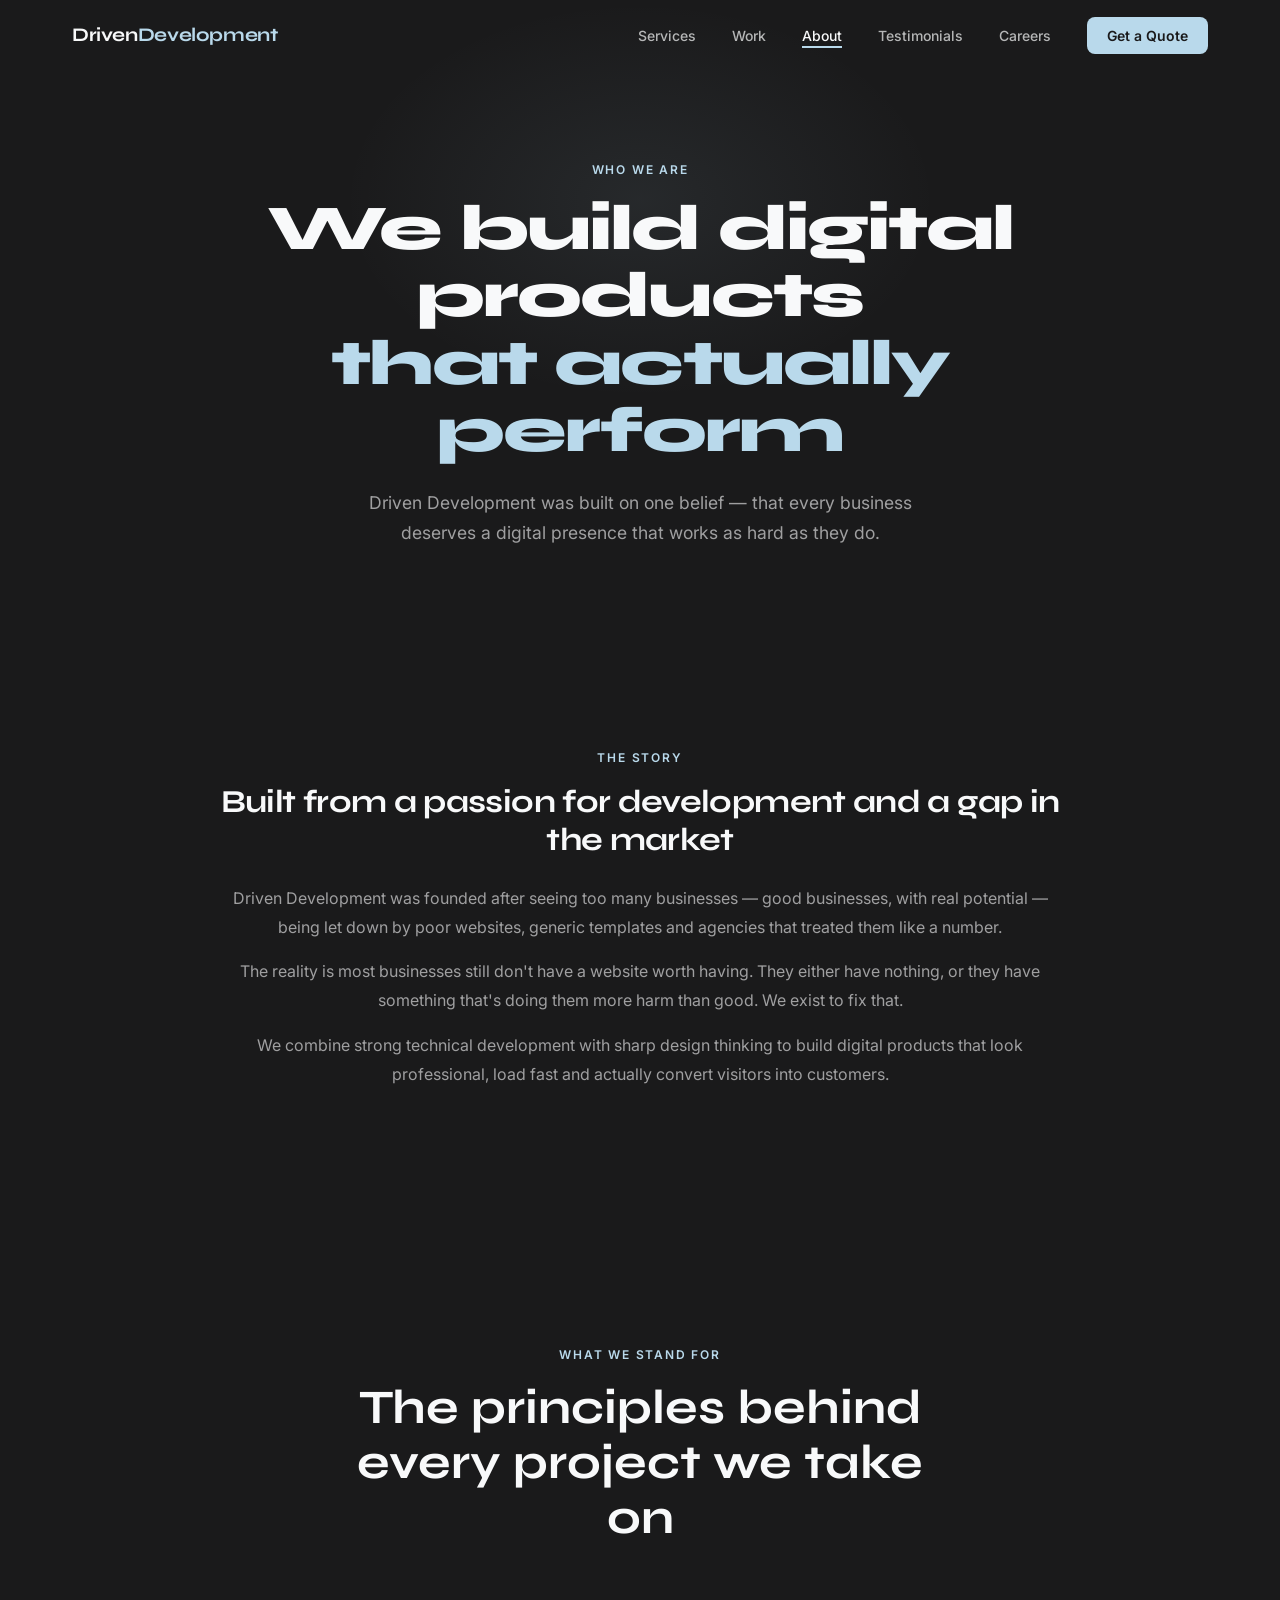
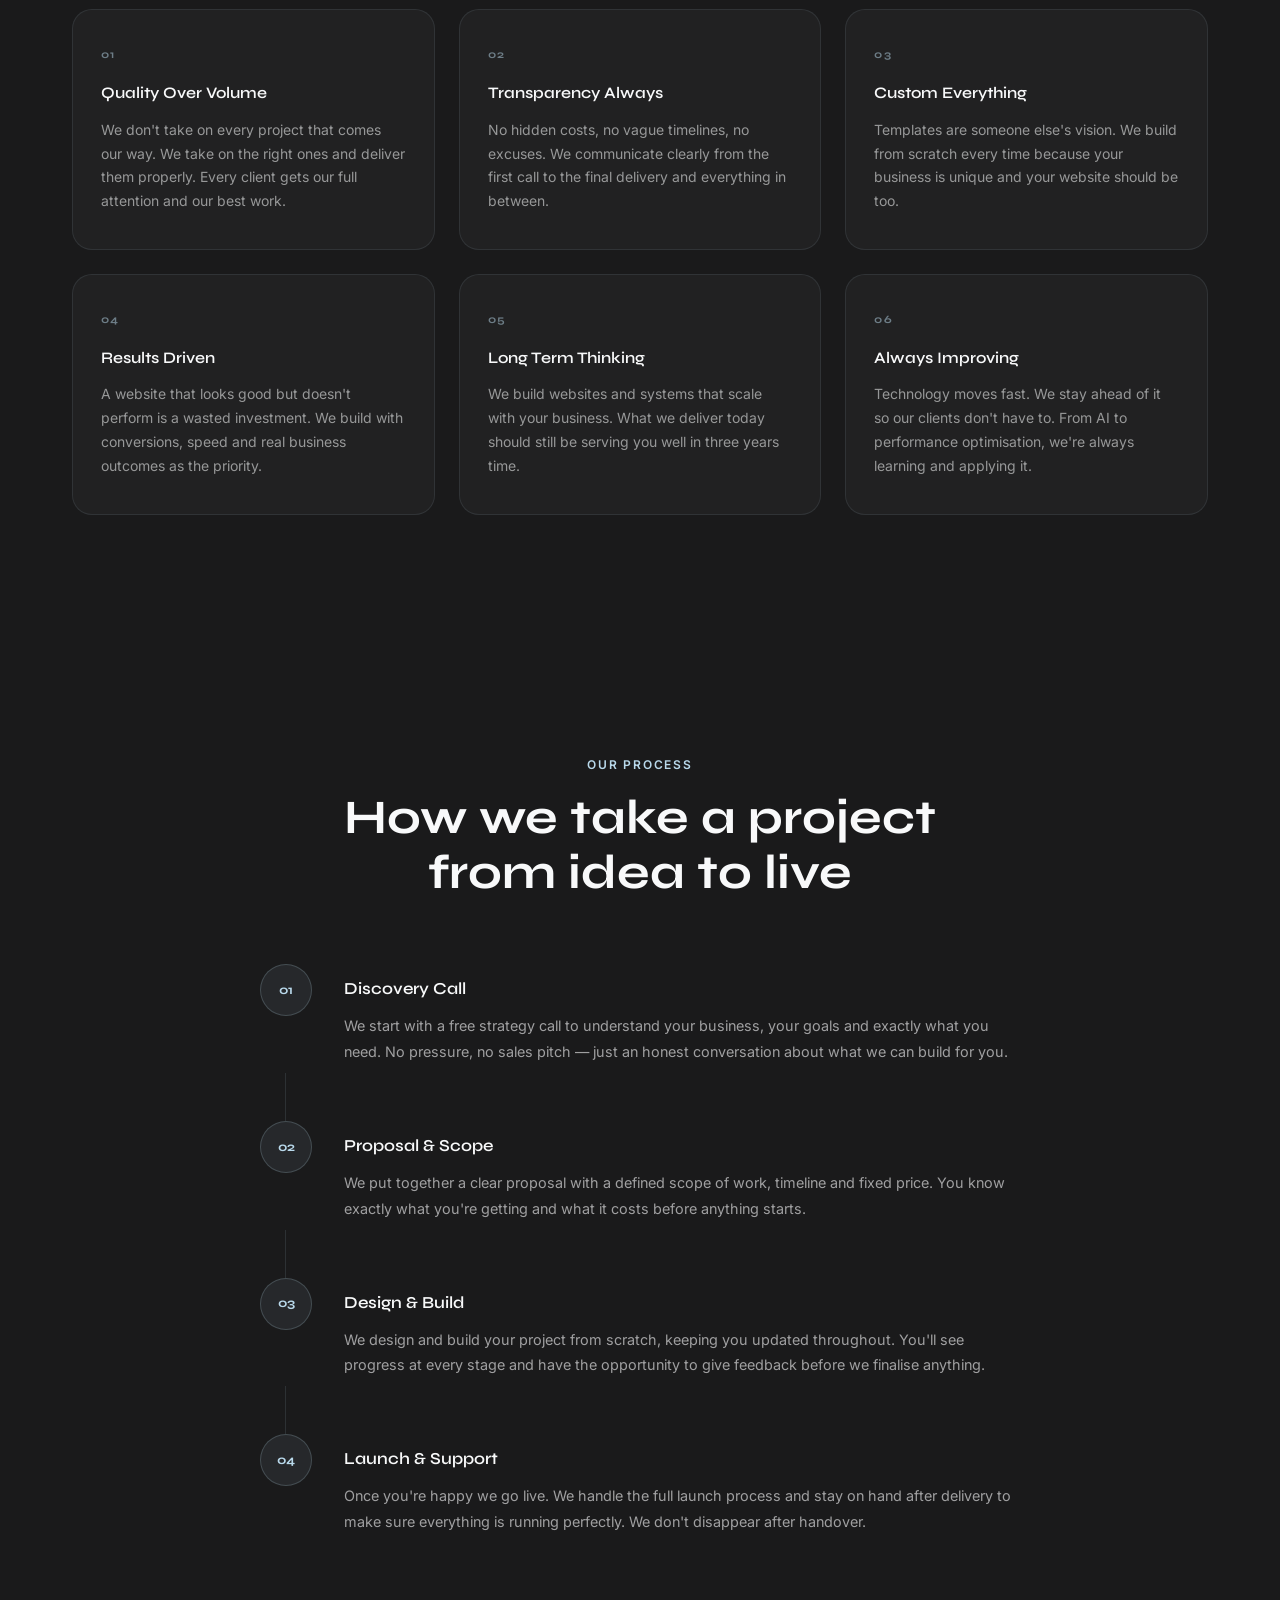
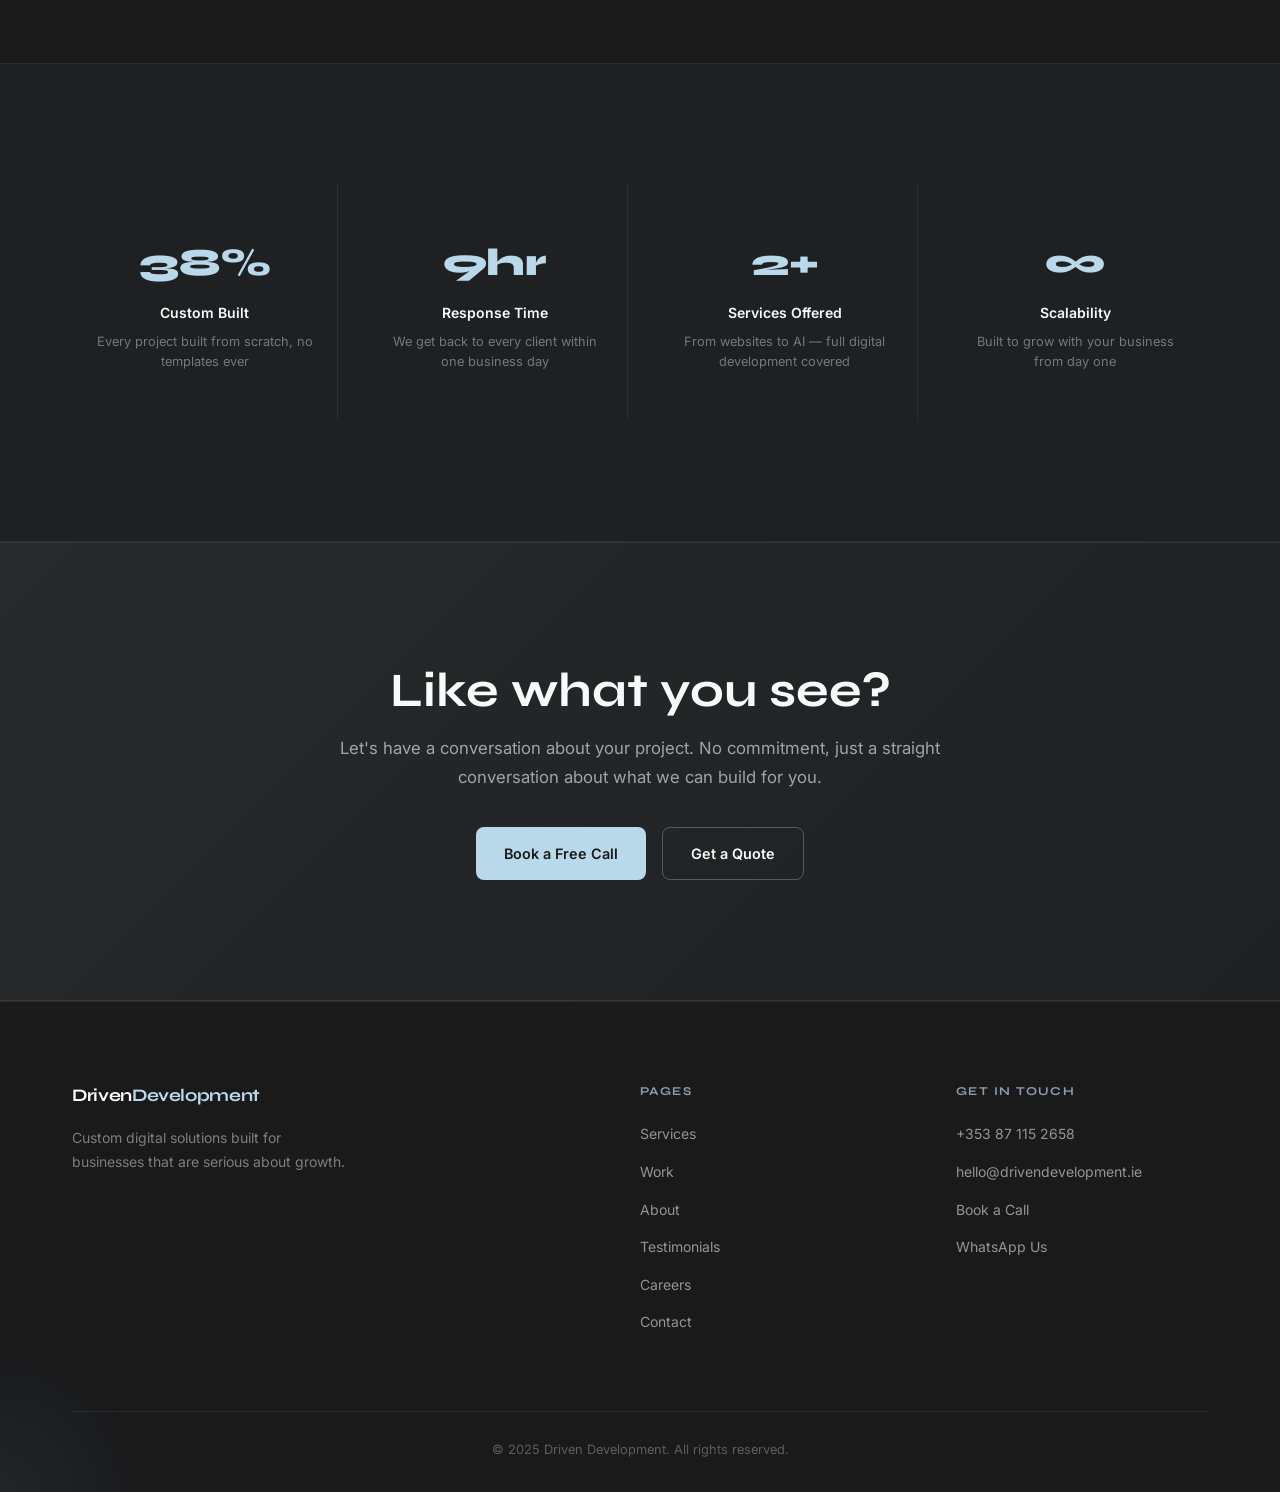
<file: pages/about.html>
<!DOCTYPE html>
<html lang="en">
<head>
  <meta charset="UTF-8" />
  <meta name="viewport" content="width=device-width, initial-scale=1.0" />
  <meta name="description" content="About Driven Development — Who we are, what we stand for and how we work." />
  <title>About — Driven Development</title>
  <link rel="stylesheet" href="../style.css" />
  <link rel="stylesheet" href="../pages/pages.css" />
  <link rel="preconnect" href="https://fonts.googleapis.com" />
  <link rel="preconnect" href="https://fonts.gstatic.com" crossorigin />
  <link href="https://fonts.googleapis.com/css2?family=Inter:wght@300;400;500;600;700;800;900&family=Syne:wght@400;500;600;700;800&display=swap" rel="stylesheet" />
</head>
<body>

  <!-- NAVIGATION -->
  <nav class="nav" id="nav">
    <div class="nav__inner">
      <a href="../index.html" class="nav__logo">
        <span class="logo__driven">Driven</span><span class="logo__dev">Development</span>
      </a>
      <ul class="nav__links" id="navLinks">
        <li><a href="services.html">Services</a></li>
        <li><a href="work.html">Work</a></li>
        <li><a href="about.html" class="nav__active">About</a></li>
        <li><a href="testimonials.html">Testimonials</a></li>
        <li><a href="careers.html">Careers</a></li>
        <li><a href="contact.html" class="nav__cta">Get a Quote</a></li>
      </ul>
      <button class="nav__burger" id="burger" aria-label="Open menu">
        <span></span><span></span><span></span>
      </button>
    </div>
  </nav>

  <!-- PAGE HERO -->
  <section class="page-hero">
    <div class="container">
      <div class="page-hero__inner">
        <p class="section__label">Who We Are</p>
        <h1 class="page-hero__title">We build digital products<br /><span class="hero__accent">that actually perform</span></h1>
        <p class="page-hero__sub">Driven Development was built on one belief — that every business deserves a digital presence that works as hard as they do.</p>
      </div>
    </div>
  </section>

  <!-- STORY SECTION -->
  <section class="about-story section">
    <div class="container">
<div class="about-story__inner" style="display:flex; flex-direction:column; align-items:center; text-align:center;">
        <div class="about-story__right" style="max-width: 860px; margin: 0 auto; text-align:center;">          <p class="section__label">The Story</p>
          <h2 class="about-story__title">Built from a passion for development and a gap in the market</h2>
          <p class="about-story__body">Driven Development was founded after seeing too many businesses — good businesses, with real potential — being let down by poor websites, generic templates and agencies that treated them like a number.</p>
          <p class="about-story__body">The reality is most businesses still don't have a website worth having. They either have nothing, or they have something that's doing them more harm than good. We exist to fix that.</p>
          <p class="about-story__body">We combine strong technical development with sharp design thinking to build digital products that look professional, load fast and actually convert visitors into customers.</p>
        </div>
      </div>
    </div>
  </section>

  <!-- VALUES -->
  <section class="about-values section">
    <div class="container">
      <div class="section__header">
        <p class="section__label">What We Stand For</p>
        <h2 class="section__title">The principles behind every project we take on</h2>
      </div>
      <div class="values__grid">
        <div class="value__card">
          <div class="value__num">01</div>
          <h3>Quality Over Volume</h3>
          <p>We don't take on every project that comes our way. We take on the right ones and deliver them properly. Every client gets our full attention and our best work.</p>
        </div>
        <div class="value__card">
          <div class="value__num">02</div>
          <h3>Transparency Always</h3>
          <p>No hidden costs, no vague timelines, no excuses. We communicate clearly from the first call to the final delivery and everything in between.</p>
        </div>
        <div class="value__card">
          <div class="value__num">03</div>
          <h3>Custom Everything</h3>
          <p>Templates are someone else's vision. We build from scratch every time because your business is unique and your website should be too.</p>
        </div>
        <div class="value__card">
          <div class="value__num">04</div>
          <h3>Results Driven</h3>
          <p>A website that looks good but doesn't perform is a wasted investment. We build with conversions, speed and real business outcomes as the priority.</p>
        </div>
        <div class="value__card">
          <div class="value__num">05</div>
          <h3>Long Term Thinking</h3>
          <p>We build websites and systems that scale with your business. What we deliver today should still be serving you well in three years time.</p>
        </div>
        <div class="value__card">
          <div class="value__num">06</div>
          <h3>Always Improving</h3>
          <p>Technology moves fast. We stay ahead of it so our clients don't have to. From AI to performance optimisation, we're always learning and applying it.</p>
        </div>
      </div>
    </div>
  </section>

  <!-- HOW WE WORK -->
  <section class="how-we-work section">
    <div class="container">
      <div class="section__header">
        <p class="section__label">Our Process</p>
        <h2 class="section__title">How we take a project from idea to live</h2>
      </div>
      <div class="process__steps">
        <div class="process__step">
          <div class="process__step-num">01</div>
          <div class="process__step-content">
            <h3>Discovery Call</h3>
            <p>We start with a free strategy call to understand your business, your goals and exactly what you need. No pressure, no sales pitch — just an honest conversation about what we can build for you.</p>
          </div>
        </div>
        <div class="process__connector"></div>
        <div class="process__step">
          <div class="process__step-num">02</div>
          <div class="process__step-content">
            <h3>Proposal & Scope</h3>
            <p>We put together a clear proposal with a defined scope of work, timeline and fixed price. You know exactly what you're getting and what it costs before anything starts.</p>
          </div>
        </div>
        <div class="process__connector"></div>
        <div class="process__step">
          <div class="process__step-num">03</div>
          <div class="process__step-content">
            <h3>Design & Build</h3>
            <p>We design and build your project from scratch, keeping you updated throughout. You'll see progress at every stage and have the opportunity to give feedback before we finalise anything.</p>
          </div>
        </div>
        <div class="process__connector"></div>
        <div class="process__step">
          <div class="process__step-num">04</div>
          <div class="process__step-content">
            <h3>Launch & Support</h3>
            <p>Once you're happy we go live. We handle the full launch process and stay on hand after delivery to make sure everything is running perfectly. We don't disappear after handover.</p>
          </div>
        </div>
      </div>
    </div>
  </section>

  <!-- STATS -->
  <section class="about-stats section">
    <div class="container">
      <div class="stats__grid">
        <div class="stat__card">
          <div class="stat__num">100%</div>
          <div class="stat__label">Custom Built</div>
          <p>Every project built from scratch, no templates ever</p>
        </div>
        <div class="stat__card">
          <div class="stat__num">24hr</div>
          <div class="stat__label">Response Time</div>
          <p>We get back to every client within one business day</p>
        </div>
        <div class="stat__card">
          <div class="stat__num">6+</div>
          <div class="stat__label">Services Offered</div>
          <p>From websites to AI — full digital development covered</p>
        </div>
        <div class="stat__card">
          <div class="stat__num">∞</div>
          <div class="stat__label">Scalability</div>
          <p>Built to grow with your business from day one</p>
        </div>
      </div>
    </div>
  </section>

  <!-- CTA BANNER -->
  <section class="cta-banner">
    <div class="container">
      <div class="cta-banner__inner">
        <h2>Like what you see?</h2>
        <p>Let's have a conversation about your project. No commitment, just a straight conversation about what we can build for you.</p>
        <div class="cta-banner__actions">
          <a href="https://calendly.com/callumbyrne250906/strategy-call" target="_blank" class="btn btn--primary">Book a Free Call</a>
          <a href="contact.html" class="btn btn--ghost">Get a Quote</a>
        </div>
      </div>
    </div>
  </section>

  <!-- FOOTER -->
  <footer class="footer">
    <div class="container">
      <div class="footer__inner">
        <div class="footer__brand">
          <a href="../index.html" class="nav__logo">
            <span class="logo__driven">Driven</span><span class="logo__dev">Development</span>
          </a>
          <p>Custom digital solutions built for businesses that are serious about growth.</p>
        </div>
        <div class="footer__links">
          <h4>Pages</h4>
          <ul>
            <li><a href="services.html">Services</a></li>
            <li><a href="work.html">Work</a></li>
            <li><a href="about.html">About</a></li>
            <li><a href="testimonials.html">Testimonials</a></li>
            <li><a href="careers.html">Careers</a></li>
            <li><a href="contact.html">Contact</a></li>
          </ul>
        </div>
        <div class="footer__contact">
          <h4>Get In Touch</h4>
          <ul>
            <li><a href="tel:+353871152658">+353 87 115 2658</a></li>
            <li><a href="mailto:hello@drivendevelopment.ie">hello@drivendevelopment.ie</a></li>
            <li><a href="https://calendly.com/callumbyrne250906/strategy-call" target="_blank">Book a Call</a></li>
            <li><a href="https://wa.me/353871152658" target="_blank">WhatsApp Us</a></li>
          </ul>
        </div>
      </div>
      <div class="footer__bottom">
        <p>© 2025 Driven Development. All rights reserved.</p>
      </div>
    </div>
  </footer>

  <script src="../script.js"></script>
  <script src="../pages/pages.js"></script>
</body>
</html>
</file>
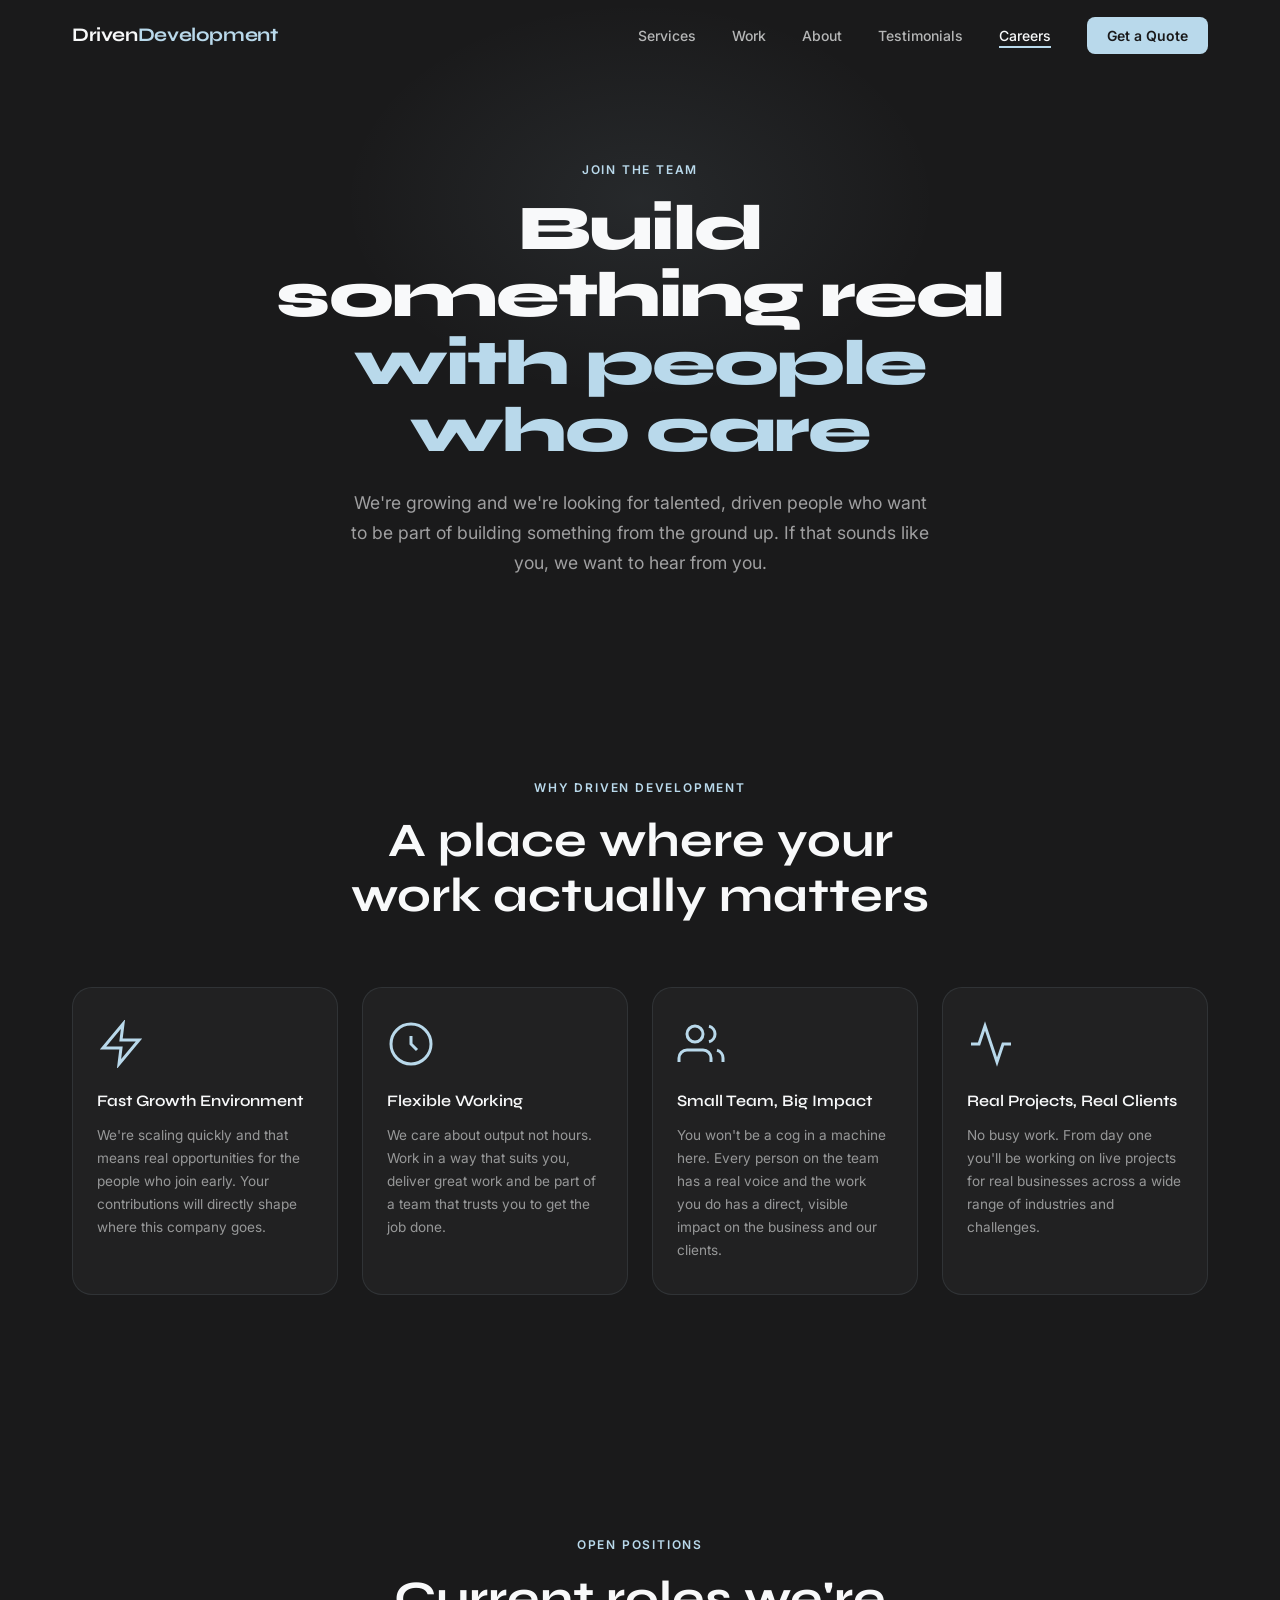
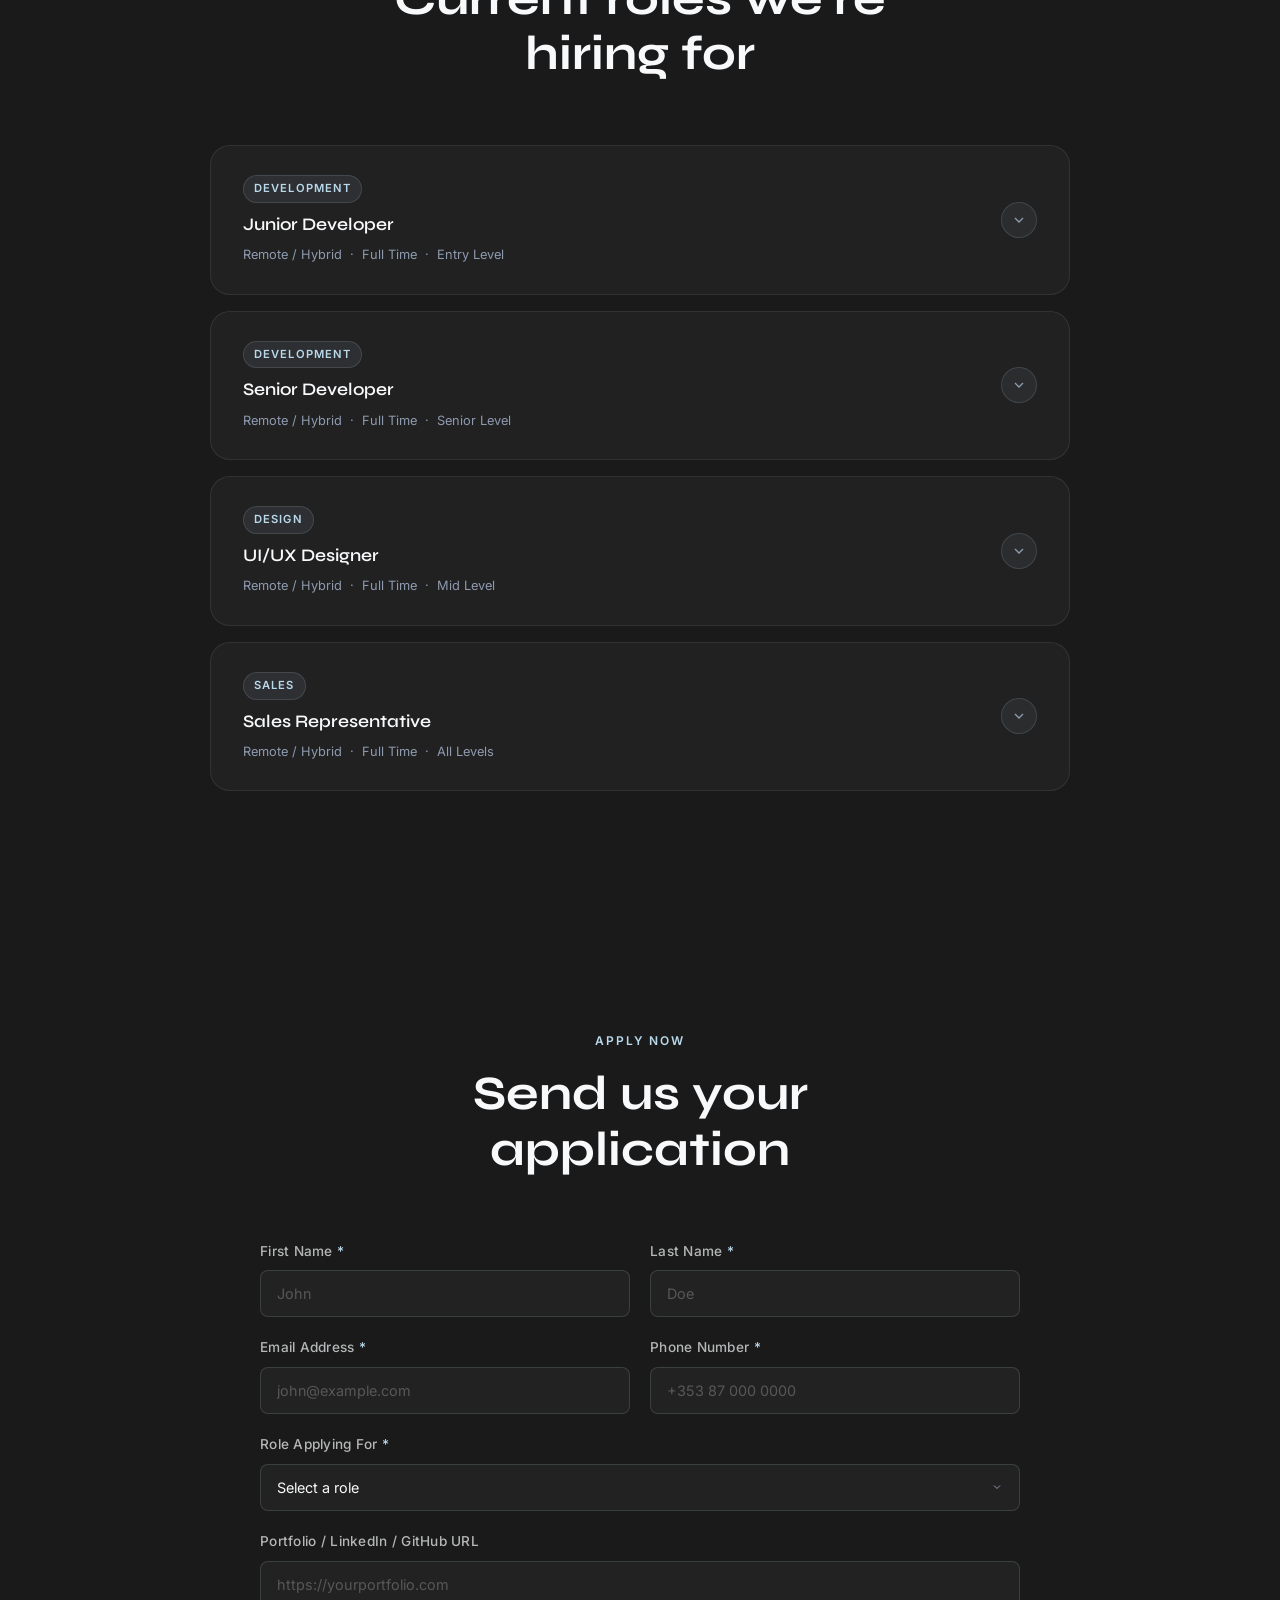
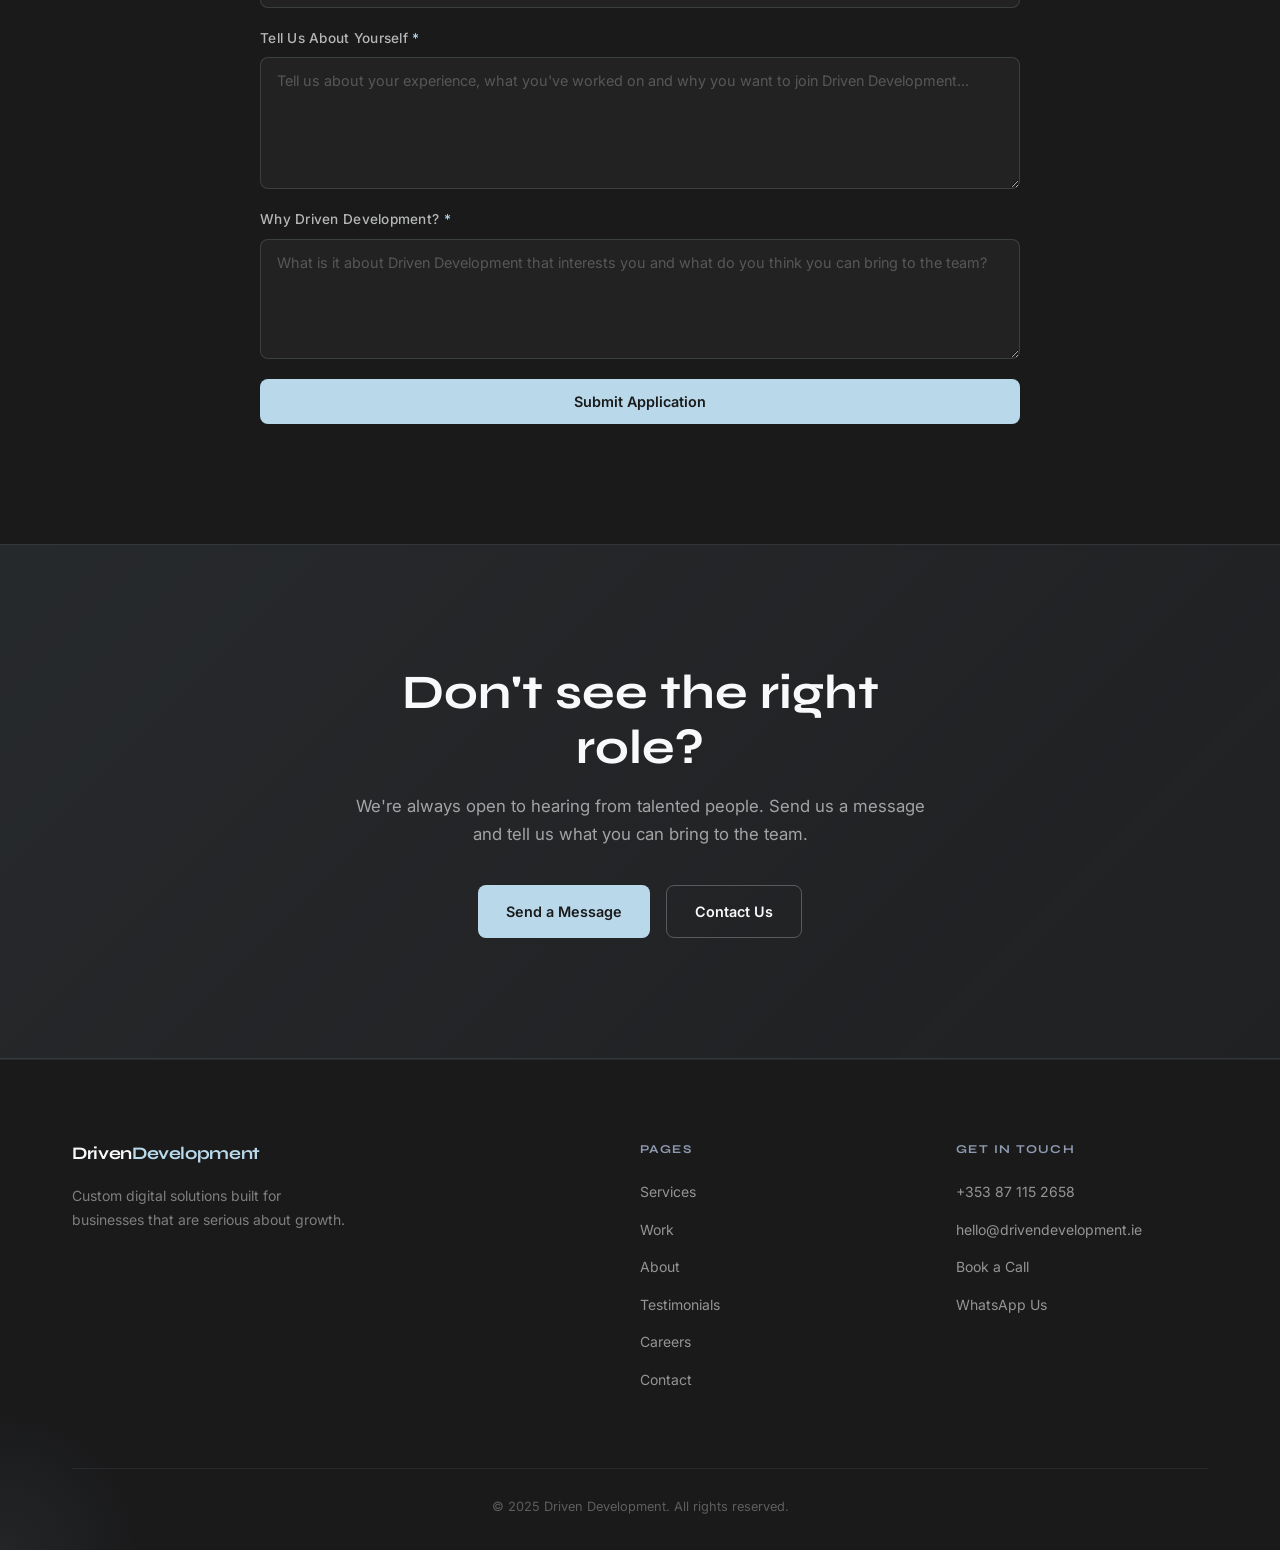
<file: pages/careers.html>
<!DOCTYPE html>
<html lang="en">
<head>
  <meta charset="UTF-8" />
  <meta name="viewport" content="width=device-width, initial-scale=1.0" />
  <meta name="description" content="Careers — Join the Driven Development team and help build the future of digital." />
  <title>Careers — Driven Development</title>
  <link rel="stylesheet" href="../style.css" />
  <link rel="stylesheet" href="../pages/pages.css" />
  <link rel="preconnect" href="https://fonts.googleapis.com" />
  <link rel="preconnect" href="https://fonts.gstatic.com" crossorigin />
  <link href="https://fonts.googleapis.com/css2?family=Inter:wght@300;400;500;600;700;800;900&family=Syne:wght@400;500;600;700;800&display=swap" rel="stylesheet" />
</head>
<body>

  <!-- NAVIGATION -->
  <nav class="nav" id="nav">
    <div class="nav__inner">
      <a href="../index.html" class="nav__logo">
        <span class="logo__driven">Driven</span><span class="logo__dev">Development</span>
      </a>
      <ul class="nav__links" id="navLinks">
        <li><a href="services.html">Services</a></li>
        <li><a href="work.html">Work</a></li>
        <li><a href="about.html">About</a></li>
        <li><a href="testimonials.html">Testimonials</a></li>
        <li><a href="careers.html" class="nav__active">Careers</a></li>
        <li><a href="contact.html" class="nav__cta">Get a Quote</a></li>
      </ul>
      <button class="nav__burger" id="burger" aria-label="Open menu">
        <span></span><span></span><span></span>
      </button>
    </div>
  </nav>

  <!-- PAGE HERO -->
  <section class="page-hero">
    <div class="container">
      <div class="page-hero__inner">
        <p class="section__label">Join The Team</p>
        <h1 class="page-hero__title">Build something real<br /><span class="hero__accent">with people who care</span></h1>
        <p class="page-hero__sub">We're growing and we're looking for talented, driven people who want to be part of building something from the ground up. If that sounds like you, we want to hear from you.</p>
      </div>
    </div>
  </section>

  <!-- WHY JOIN US -->
  <section class="careers-why section">
    <div class="container">
      <div class="section__header">
        <p class="section__label">Why Driven Development</p>
        <h2 class="section__title">A place where your work actually matters</h2>
      </div>
      <div class="careers-why__grid">
        <div class="careers-why__card">
          <div class="service__icon">
            <svg viewBox="0 0 24 24" fill="none" stroke="currentColor" stroke-width="1.5"><path d="M13 2L3 14h9l-1 8 10-12h-9l1-8z"/></svg>
          </div>
          <h3>Fast Growth Environment</h3>
          <p>We're scaling quickly and that means real opportunities for the people who join early. Your contributions will directly shape where this company goes.</p>
        </div>
        <div class="careers-why__card">
          <div class="service__icon">
            <svg viewBox="0 0 24 24" fill="none" stroke="currentColor" stroke-width="1.5"><circle cx="12" cy="12" r="10"/><path d="M12 8v4l3 3"/></svg>
          </div>
          <h3>Flexible Working</h3>
          <p>We care about output not hours. Work in a way that suits you, deliver great work and be part of a team that trusts you to get the job done.</p>
        </div>
        <div class="careers-why__card">
          <div class="service__icon">
            <svg viewBox="0 0 24 24" fill="none" stroke="currentColor" stroke-width="1.5"><path d="M17 21v-2a4 4 0 0 0-4-4H5a4 4 0 0 0-4 4v2"/><circle cx="9" cy="7" r="4"/><path d="M23 21v-2a4 4 0 0 0-3-3.87"/><path d="M16 3.13a4 4 0 0 1 0 7.75"/></svg>
          </div>
          <h3>Small Team, Big Impact</h3>
          <p>You won't be a cog in a machine here. Every person on the team has a real voice and the work you do has a direct, visible impact on the business and our clients.</p>
        </div>
        <div class="careers-why__card">
          <div class="service__icon">
            <svg viewBox="0 0 24 24" fill="none" stroke="currentColor" stroke-width="1.5"><polyline points="22 12 18 12 15 21 9 3 6 12 2 12"/></svg>
          </div>
          <h3>Real Projects, Real Clients</h3>
          <p>No busy work. From day one you'll be working on live projects for real businesses across a wide range of industries and challenges.</p>
        </div>
      </div>
    </div>
  </section>

  <!-- OPEN ROLES -->
  <section class="open-roles section">
    <div class="container">
      <div class="section__header">
        <p class="section__label">Open Positions</p>
        <h2 class="section__title">Current roles we're hiring for</h2>
      </div>
      <div class="roles__list">

        <!-- Role 1 -->
        <div class="role__card" id="junior-developer">
          <div class="role__header">
            <div class="role__info">
              <span class="role__tag">Development</span>
              <h3>Junior Developer</h3>
              <p class="role__meta">Remote / Hybrid &nbsp;·&nbsp; Full Time &nbsp;·&nbsp; Entry Level</p>
            </div>
            <button class="role__toggle" aria-label="Expand role">
              <svg viewBox="0 0 24 24" fill="none" stroke="currentColor" stroke-width="2"><polyline points="6 9 12 15 18 9"/></svg>
            </button>
          </div>
          <div class="role__body">
            <p>We're looking for a Junior Developer who is hungry to learn and grow fast. You'll be working alongside experienced developers on real client projects, building custom websites and web applications from day one.</p>
            <h4>What You'll Do</h4>
            <ul>
              <li>Build and maintain client websites and web applications</li>
              <li>Write clean, well structured HTML, CSS and JavaScript</li>
              <li>Collaborate with the team on larger development projects</li>
              <li>Learn and apply new technologies as the business evolves</li>
              <li>Participate in code reviews and development discussions</li>
            </ul>
            <h4>What We're Looking For</h4>
            <ul>
              <li>Solid understanding of HTML, CSS and JavaScript fundamentals</li>
              <li>Some experience with a framework such as React or similar</li>
              <li>A portfolio or GitHub with examples of your work</li>
              <li>Genuine passion for development and learning</li>
              <li>Good communication and a team player attitude</li>
            </ul>
            <a href="#apply" class="btn btn--primary">Apply for This Role</a>
          </div>
        </div>

        <!-- Role 2 -->
        <div class="role__card" id="senior-developer">
          <div class="role__header">
            <div class="role__info">
              <span class="role__tag">Development</span>
              <h3>Senior Developer</h3>
              <p class="role__meta">Remote / Hybrid &nbsp;·&nbsp; Full Time &nbsp;·&nbsp; Senior Level</p>
            </div>
            <button class="role__toggle" aria-label="Expand role">
              <svg viewBox="0 0 24 24" fill="none" stroke="currentColor" stroke-width="2"><polyline points="6 9 12 15 18 9"/></svg>
            </button>
          </div>
          <div class="role__body">
            <p>We're looking for an experienced Senior Developer to take ownership of complex client projects and help shape how we build at Driven Development. This is a role with real responsibility and real influence.</p>
            <h4>What You'll Do</h4>
            <ul>
              <li>Lead development on complex web applications and platforms</li>
              <li>Architect scalable, maintainable solutions for client projects</li>
              <li>Mentor junior developers and review code</li>
              <li>Work directly with clients to understand requirements and deliver solutions</li>
              <li>Drive technical decisions and help define our development standards</li>
            </ul>
            <h4>What We're Looking For</h4>
            <ul>
              <li>3+ years of professional full stack development experience</li>
              <li>Strong proficiency in JavaScript, React and Node.js or similar</li>
              <li>Experience building and deploying production grade applications</li>
              <li>Comfortable working with APIs, databases and cloud infrastructure</li>
              <li>Strong problem solving skills and attention to detail</li>
            </ul>
            <a href="#apply" class="btn btn--primary">Apply for This Role</a>
          </div>
        </div>

        <!-- Role 3 -->
        <div class="role__card" id="ui-ux-designer">
          <div class="role__header">
            <div class="role__info">
              <span class="role__tag">Design</span>
              <h3>UI/UX Designer</h3>
              <p class="role__meta">Remote / Hybrid &nbsp;·&nbsp; Full Time &nbsp;·&nbsp; Mid Level</p>
            </div>
            <button class="role__toggle" aria-label="Expand role">
              <svg viewBox="0 0 24 24" fill="none" stroke="currentColor" stroke-width="2"><polyline points="6 9 12 15 18 9"/></svg>
            </button>
          </div>
          <div class="role__body">
            <p>We're looking for a UI/UX Designer who can translate business goals and user needs into beautiful, functional digital experiences. You'll be working on a wide range of projects across different industries.</p>
            <h4>What You'll Do</h4>
            <ul>
              <li>Design user interfaces for websites and web applications</li>
              <li>Create wireframes, prototypes and high fidelity mockups</li>
              <li>Conduct user research and apply insights to your designs</li>
              <li>Collaborate closely with developers to ensure accurate implementation</li>
              <li>Build and maintain design systems and component libraries</li>
            </ul>
            <h4>What We're Looking For</h4>
            <ul>
              <li>Strong portfolio demonstrating UI/UX design work</li>
              <li>Proficiency in Figma or similar design tools</li>
              <li>Understanding of web development constraints and possibilities</li>
              <li>Eye for detail, typography and visual hierarchy</li>
              <li>Ability to think about user experience as well as visual design</li>
            </ul>
            <a href="#apply" class="btn btn--primary">Apply for This Role</a>
          </div>
        </div>

        <!-- Role 4 -->
        <div class="role__card" id="sales-representative">
          <div class="role__header">
            <div class="role__info">
              <span class="role__tag">Sales</span>
              <h3>Sales Representative</h3>
              <p class="role__meta">Remote / Hybrid &nbsp;·&nbsp; Full Time &nbsp;·&nbsp; All Levels</p>
            </div>
            <button class="role__toggle" aria-label="Expand role">
              <svg viewBox="0 0 24 24" fill="none" stroke="currentColor" stroke-width="2"><polyline points="6 9 12 15 18 9"/></svg>
            </button>
          </div>
          <div class="role__body">
            <p>We're looking for a motivated Sales Representative to help us grow our client base. You'll be identifying businesses that need a better digital presence, reaching out and presenting what Driven Development can do for them.</p>
            <h4>What You'll Do</h4>
            <ul>
              <li>Identify and prospect businesses that would benefit from our services</li>
              <li>Reach out via phone, email and LinkedIn to generate leads</li>
              <li>Present our services and demo work to potential clients</li>
              <li>Qualify leads and hand warm prospects to the development team</li>
              <li>Build and maintain a pipeline of active opportunities</li>
            </ul>
            <h4>What We're Looking For</h4>
            <ul>
              <li>Confident communicator with strong phone and written skills</li>
              <li>Self motivated and comfortable working to targets</li>
              <li>Interest in digital and technology — you don't need to be technical</li>
              <li>Previous sales or business development experience is a plus</li>
              <li>Resilient, persistent and a positive attitude</li>
            </ul>
            <a href="#apply" class="btn btn--primary">Apply for This Role</a>
          </div>
        </div>

      </div>
    </div>
  </section>

  <!-- APPLICATION FORM -->
  <section class="apply-form section" id="apply">
    <div class="container">
      <div class="section__header">
        <p class="section__label">Apply Now</p>
        <h2 class="section__title">Send us your application</h2>
      </div>
      <div class="form__wrapper">
        <form class="application-form" id="applicationForm">
          <div class="form__row">
            <div class="form__group">
              <label for="firstName">First Name <span>*</span></label>
              <input type="text" id="firstName" name="firstName" placeholder="John" required />
            </div>
            <div class="form__group">
              <label for="lastName">Last Name <span>*</span></label>
              <input type="text" id="lastName" name="lastName" placeholder="Doe" required />
            </div>
          </div>
          <div class="form__row">
            <div class="form__group">
              <label for="appEmail">Email Address <span>*</span></label>
              <input type="email" id="appEmail" name="email" placeholder="john@example.com" required />
            </div>
            <div class="form__group">
              <label for="appPhone">Phone Number <span>*</span></label>
              <input type="tel" id="appPhone" name="phone" placeholder="+353 87 000 0000" required />
            </div>
          </div>
          <div class="form__group">
            <label for="role">Role Applying For <span>*</span></label>
            <select id="role" name="role" required>
              <option value="" disabled selected>Select a role</option>
              <option value="junior-developer">Junior Developer</option>
              <option value="senior-developer">Senior Developer</option>
              <option value="ui-ux-designer">UI/UX Designer</option>
              <option value="sales-representative">Sales Representative</option>
            </select>
          </div>
          <div class="form__group">
            <label for="portfolio">Portfolio / LinkedIn / GitHub URL</label>
            <input type="url" id="portfolio" name="portfolio" placeholder="https://yourportfolio.com" />
          </div>
          <div class="form__group">
            <label for="experience">Tell Us About Yourself <span>*</span></label>
            <textarea id="experience" name="experience" rows="6" placeholder="Tell us about your experience, what you've worked on and why you want to join Driven Development..." required></textarea>
          </div>
          <div class="form__group">
            <label for="whyUs">Why Driven Development? <span>*</span></label>
            <textarea id="whyUs" name="whyUs" rows="4" placeholder="What is it about Driven Development that interests you and what do you think you can bring to the team?" required></textarea>
          </div>
          <div class="form__submit">
            <button type="submit" class="btn btn--primary btn--full">Submit Application</button>
          </div>
          <div class="form__success" id="formSuccess">
            <div class="card__dot card__dot--green"></div>
            <p>Application received. We'll be in touch within 3 business days.</p>
          </div>
        </form>
      </div>
    </div>
  </section>

  <!-- CTA BANNER -->
  <section class="cta-banner">
    <div class="container">
      <div class="cta-banner__inner">
        <h2>Don't see the right role?</h2>
        <p>We're always open to hearing from talented people. Send us a message and tell us what you can bring to the team.</p>
        <div class="cta-banner__actions">
          <a href="mailto:hello@drivendevelopment.ie" class="btn btn--primary">Send a Message</a>
          <a href="contact.html" class="btn btn--ghost">Contact Us</a>
        </div>
      </div>
    </div>
  </section>

  <!-- FOOTER -->
  <footer class="footer">
    <div class="container">
      <div class="footer__inner">
        <div class="footer__brand">
          <a href="../index.html" class="nav__logo">
            <span class="logo__driven">Driven</span><span class="logo__dev">Development</span>
          </a>
          <p>Custom digital solutions built for businesses that are serious about growth.</p>
        </div>
        <div class="footer__links">
          <h4>Pages</h4>
          <ul>
            <li><a href="services.html">Services</a></li>
            <li><a href="work.html">Work</a></li>
            <li><a href="about.html">About</a></li>
            <li><a href="testimonials.html">Testimonials</a></li>
            <li><a href="careers.html">Careers</a></li>
            <li><a href="contact.html">Contact</a></li>
          </ul>
        </div>
        <div class="footer__contact">
          <h4>Get In Touch</h4>
          <ul>
            <li><a href="tel:+353871152658">+353 87 115 2658</a></li>
            <li><a href="mailto:hello@drivendevelopment.ie">hello@drivendevelopment.ie</a></li>
            <li><a href="https://calendly.com/callumbyrne250906/strategy-call" target="_blank">Book a Call</a></li>
            <li><a href="https://wa.me/353871152658" target="_blank">WhatsApp Us</a></li>
          </ul>
        </div>
      </div>
      <div class="footer__bottom">
        <p>© 2025 Driven Development. All rights reserved.</p>
      </div>
    </div>
  </footer>

  <script src="../script.js"></script>
  <script src="../pages/pages.js"></script>
</body>
</html>
</file>
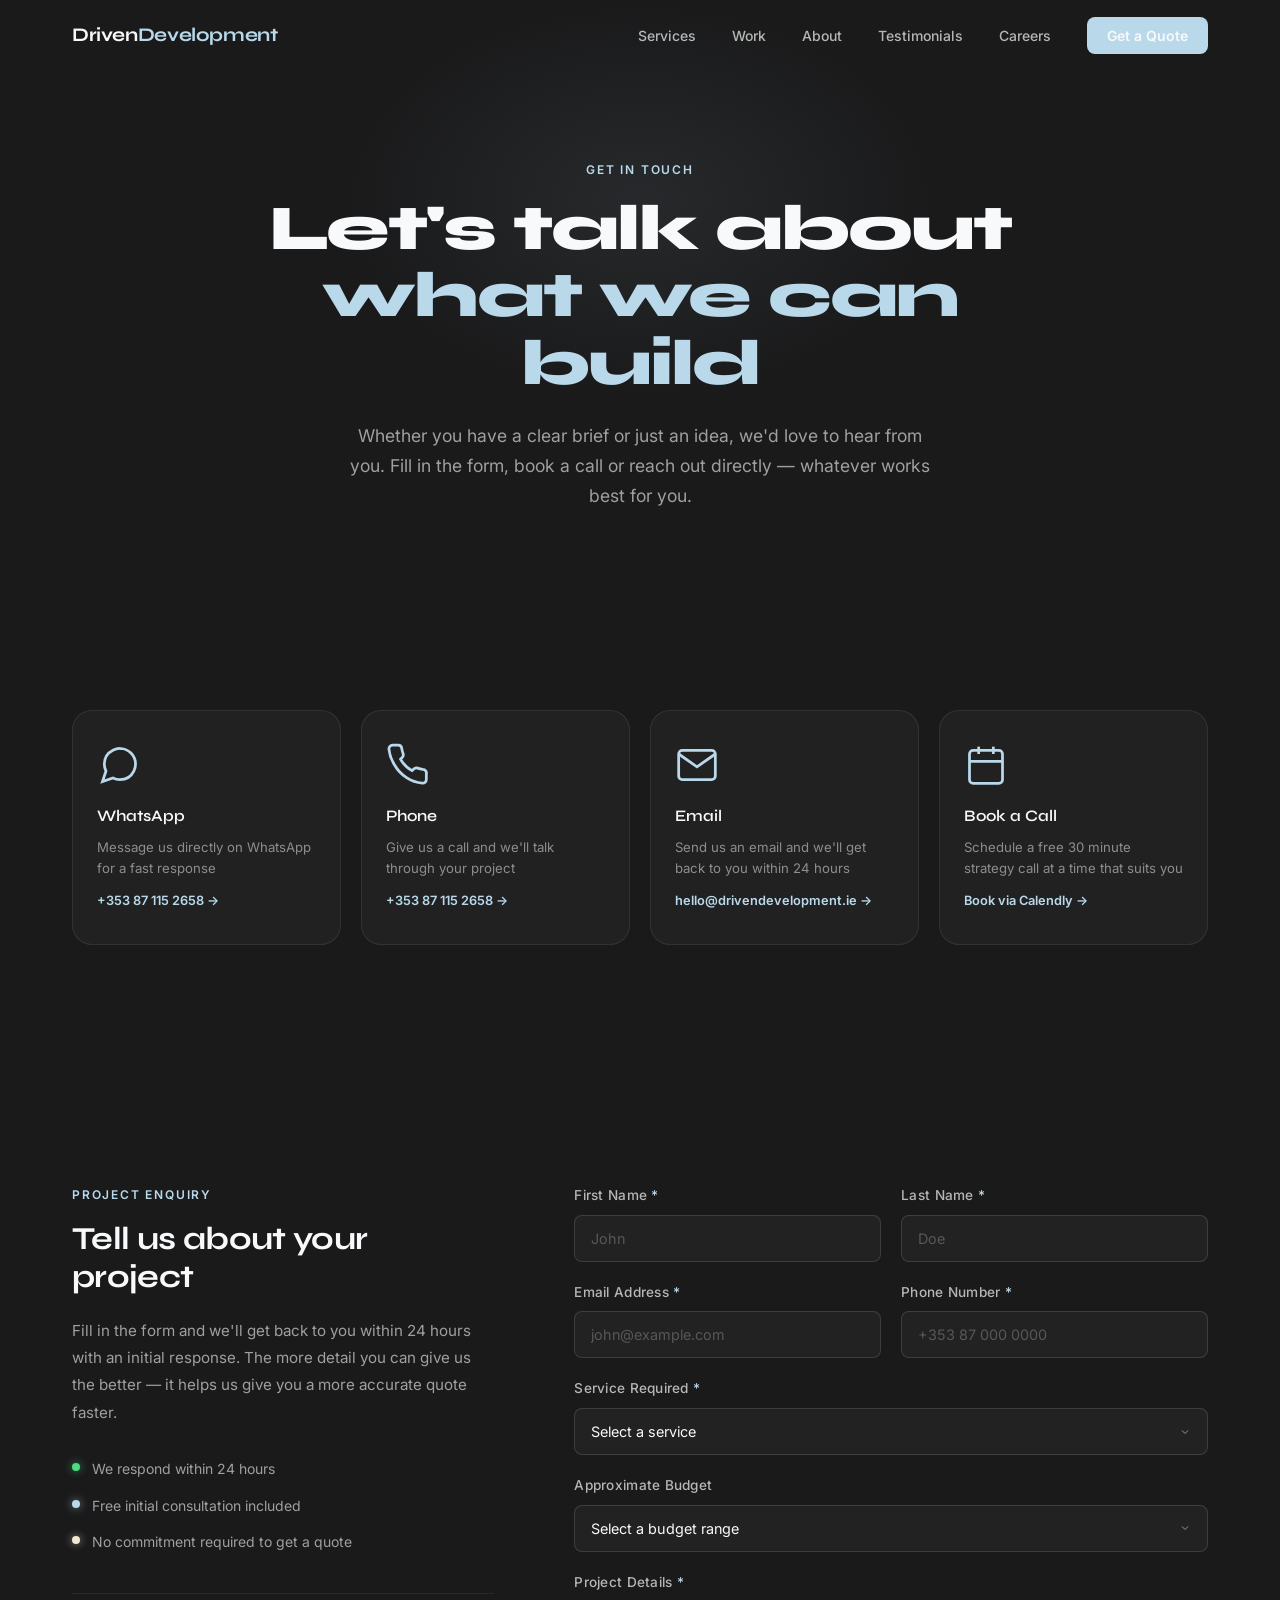
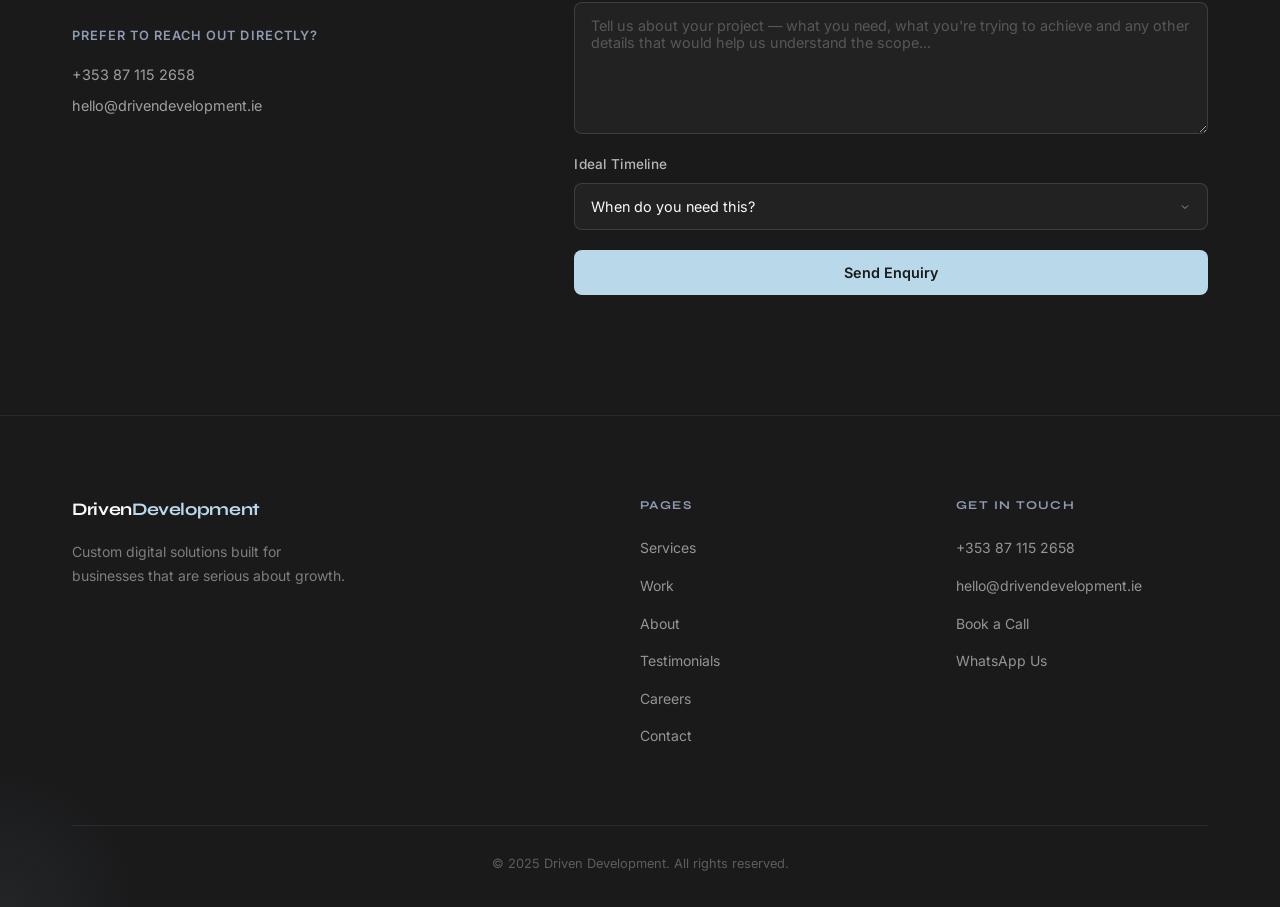
<file: pages/contact.html>
<!DOCTYPE html>
<html lang="en">
<head>
  <meta charset="UTF-8" />
  <meta name="viewport" content="width=device-width, initial-scale=1.0" />
  <meta name="description" content="Contact Driven Development — Get a quote, book a call or send us a message." />
  <title>Contact — Driven Development</title>
  <link rel="stylesheet" href="../style.css" />
  <link rel="stylesheet" href="../pages/pages.css" />
  <link rel="preconnect" href="https://fonts.googleapis.com" />
  <link rel="preconnect" href="https://fonts.gstatic.com" crossorigin />
  <link href="https://fonts.googleapis.com/css2?family=Inter:wght@300;400;500;600;700;800;900&family=Syne:wght@400;500;600;700;800&display=swap" rel="stylesheet" />
</head>
<body>

  <!-- NAVIGATION -->
  <nav class="nav" id="nav">
    <div class="nav__inner">
      <a href="../index.html" class="nav__logo">
        <span class="logo__driven">Driven</span><span class="logo__dev">Development</span>
      </a>
      <ul class="nav__links" id="navLinks">
        <li><a href="services.html">Services</a></li>
        <li><a href="work.html">Work</a></li>
        <li><a href="about.html">About</a></li>
        <li><a href="testimonials.html">Testimonials</a></li>
        <li><a href="careers.html">Careers</a></li>
        <li><a href="contact.html" class="nav__cta nav__active">Get a Quote</a></li>
      </ul>
      <button class="nav__burger" id="burger" aria-label="Open menu">
        <span></span><span></span><span></span>
      </button>
    </div>
  </nav>

  <!-- PAGE HERO -->
  <section class="page-hero">
    <div class="container">
      <div class="page-hero__inner">
        <p class="section__label">Get In Touch</p>
        <h1 class="page-hero__title">Let's talk about<br /><span class="hero__accent">what we can build</span></h1>
        <p class="page-hero__sub">Whether you have a clear brief or just an idea, we'd love to hear from you. Fill in the form, book a call or reach out directly — whatever works best for you.</p>
      </div>
    </div>
  </section>

  <!-- CONTACT METHODS -->
  <section class="contact-methods section">
    <div class="container">
      <div class="contact-methods__grid">
        <a href="https://wa.me/353871152658" target="_blank" class="contact-method__card">
          <div class="contact-method__icon">
            <svg viewBox="0 0 24 24" fill="none" stroke="currentColor" stroke-width="1.5"><path d="M21 11.5a8.38 8.38 0 0 1-.9 3.8 8.5 8.5 0 0 1-7.6 4.7 8.38 8.38 0 0 1-3.8-.9L3 21l1.9-5.7a8.38 8.38 0 0 1-.9-3.8 8.5 8.5 0 0 1 4.7-7.6 8.38 8.38 0 0 1 3.8-.9h.5a8.48 8.48 0 0 1 8 8v.5z"/></svg>
          </div>
          <h3>WhatsApp</h3>
          <p>Message us directly on WhatsApp for a fast response</p>
          <span class="contact-method__link">+353 87 115 2658 →</span>
        </a>
        <a href="tel:+353871152658" class="contact-method__card">
          <div class="contact-method__icon">
            <svg viewBox="0 0 24 24" fill="none" stroke="currentColor" stroke-width="1.5"><path d="M22 16.92v3a2 2 0 0 1-2.18 2 19.79 19.79 0 0 1-8.63-3.07A19.5 19.5 0 0 1 4.69 12 19.79 19.79 0 0 1 1.61 3.4 2 2 0 0 1 3.6 1.22h3a2 2 0 0 1 2 1.72c.127.96.361 1.903.7 2.81a2 2 0 0 1-.45 2.11L7.91 8.8a16 16 0 0 0 6.29 6.29l.95-.95a2 2 0 0 1 2.11-.45c.907.339 1.85.573 2.81.7A2 2 0 0 1 22 16.92z"/></svg>
          </div>
          <h3>Phone</h3>
          <p>Give us a call and we'll talk through your project</p>
          <span class="contact-method__link">+353 87 115 2658 →</span>
        </a>
        <a href="mailto:hello@drivendevelopment.ie" class="contact-method__card">
          <div class="contact-method__icon">
            <svg viewBox="0 0 24 24" fill="none" stroke="currentColor" stroke-width="1.5"><path d="M4 4h16c1.1 0 2 .9 2 2v12c0 1.1-.9 2-2 2H4c-1.1 0-2-.9-2-2V6c0-1.1.9-2 2-2z"/><polyline points="22,6 12,13 2,6"/></svg>
          </div>
          <h3>Email</h3>
          <p>Send us an email and we'll get back to you within 24 hours</p>
          <span class="contact-method__link">hello@drivendevelopment.ie →</span>
        </a>
        <a href="https://calendly.com/callumbyrne250906/strategy-call" target="_blank" class="contact-method__card">
          <div class="contact-method__icon">
            <svg viewBox="0 0 24 24" fill="none" stroke="currentColor" stroke-width="1.5"><rect x="3" y="4" width="18" height="18" rx="2" ry="2"/><line x1="16" y1="2" x2="16" y2="6"/><line x1="8" y1="2" x2="8" y2="6"/><line x1="3" y1="10" x2="21" y2="10"/></svg>
          </div>
          <h3>Book a Call</h3>
          <p>Schedule a free 30 minute strategy call at a time that suits you</p>
          <span class="contact-method__link">Book via Calendly →</span>
        </a>
      </div>
    </div>
  </section>

  <!-- QUOTE FORM -->
  <section class="quote-form section" id="quote">
    <div class="container">
      <div class="quote-form__inner">
        <div class="quote-form__left">
          <p class="section__label">Project Enquiry</p>
          <h2 class="quote-form__title">Tell us about your project</h2>
          <p class="quote-form__body">Fill in the form and we'll get back to you within 24 hours with an initial response. The more detail you can give us the better — it helps us give you a more accurate quote faster.</p>
          <div class="quote-form__info">
            <div class="quote-info__item">
              <div class="card__dot card__dot--green"></div>
              <span>We respond within 24 hours</span>
            </div>
            <div class="quote-info__item">
              <div class="card__dot card__dot--blue"></div>
              <span>Free initial consultation included</span>
            </div>
            <div class="quote-info__item">
              <div class="card__dot card__dot--cream"></div>
              <span>No commitment required to get a quote</span>
            </div>
          </div>
          <div class="quote-form__direct">
            <h4>Prefer to reach out directly?</h4>
            <a href="tel:+353871152658">+353 87 115 2658</a>
            <a href="mailto:hello@drivendevelopment.ie">hello@drivendevelopment.ie</a>
          </div>
        </div>
        <div class="quote-form__right">
          <form class="contact-form" id="contactForm">
            <div class="form__row">
              <div class="form__group">
                <label for="contactFirstName">First Name <span>*</span></label>
                <input type="text" id="contactFirstName" name="firstName" placeholder="John" required />
              </div>
              <div class="form__group">
                <label for="contactLastName">Last Name <span>*</span></label>
                <input type="text" id="contactLastName" name="lastName" placeholder="Doe" required />
              </div>
            </div>
            <div class="form__row">
              <div class="form__group">
                <label for="contactEmail">Email Address <span>*</span></label>
                <input type="email" id="contactEmail" name="email" placeholder="john@example.com" required />
              </div>
              <div class="form__group">
                <label for="contactPhone">Phone Number <span>*</span></label>
                <input type="tel" id="contactPhone" name="phone" placeholder="+353 87 000 0000" required />
              </div>
            </div>
            <div class="form__group">
              <label for="contactService">Service Required <span>*</span></label>
              <select id="contactService" name="service" required>
                <option value="" disabled selected>Select a service</option>
                <option value="business-website">Professional Business Website</option>
                <option value="ecommerce">E-Commerce Platform</option>
                <option value="web-app">SaaS / Web Application</option>
                <option value="booking-system">Booking & Scheduling System</option>
                <option value="ai-chatbot">Custom AI Chatbot / Agent</option>
                <option value="ai-consulting">AI Consulting</option>
                <option value="not-sure">Not Sure Yet</option>
              </select>
            </div>
            <div class="form__group">
              <label for="contactBudget">Approximate Budget</label>
              <select id="contactBudget" name="budget">
                <option value="" disabled selected>Select a budget range</option>
                <option value="under-1k">Under €1,000</option>
                <option value="1k-3k">€1,000 — €3,000</option>
                <option value="3k-5k">€3,000 — €5,000</option>
                <option value="5k-10k">€5,000 — €10,000</option>
                <option value="10k-plus">€10,000+</option>
                <option value="not-sure">Not Sure Yet</option>
              </select>
            </div>
            <div class="form__group">
              <label for="contactMessage">Project Details <span>*</span></label>
              <textarea id="contactMessage" name="message" rows="6" placeholder="Tell us about your project — what you need, what you're trying to achieve and any other details that would help us understand the scope..." required></textarea>
            </div>
            <div class="form__group">
              <label for="contactTimeline">Ideal Timeline</label>
              <select id="contactTimeline" name="timeline">
                <option value="" disabled selected>When do you need this?</option>
                <option value="asap">As soon as possible</option>
                <option value="1-month">Within 1 month</option>
                <option value="1-3-months">1 — 3 months</option>
                <option value="3-plus-months">3+ months</option>
                <option value="flexible">Flexible</option>
              </select>
            </div>
            <div class="form__submit">
              <button type="submit" class="btn btn--primary btn--full">Send Enquiry</button>
            </div>
            <div class="form__success" id="contactFormSuccess">
              <div class="card__dot card__dot--green"></div>
              <p>Message received. We'll be in touch within 24 hours.</p>
            </div>
          </form>
        </div>
      </div>
    </div>
  </section>

  <!-- FOOTER -->
  <footer class="footer">
    <div class="container">
      <div class="footer__inner">
        <div class="footer__brand">
          <a href="../index.html" class="nav__logo">
            <span class="logo__driven">Driven</span><span class="logo__dev">Development</span>
          </a>
          <p>Custom digital solutions built for businesses that are serious about growth.</p>
        </div>
        <div class="footer__links">
          <h4>Pages</h4>
          <ul>
            <li><a href="services.html">Services</a></li>
            <li><a href="work.html">Work</a></li>
            <li><a href="about.html">About</a></li>
            <li><a href="testimonials.html">Testimonials</a></li>
            <li><a href="careers.html">Careers</a></li>
            <li><a href="contact.html">Contact</a></li>
          </ul>
        </div>
        <div class="footer__contact">
          <h4>Get In Touch</h4>
          <ul>
            <li><a href="tel:+353871152658">+353 87 115 2658</a></li>
            <li><a href="mailto:hello@drivendevelopment.ie">hello@drivendevelopment.ie</a></li>
            <li><a href="https://calendly.com/callumbyrne250906/strategy-call" target="_blank">Book a Call</a></li>
            <li><a href="https://wa.me/353871152658" target="_blank">WhatsApp Us</a></li>
          </ul>
        </div>
      </div>
      <div class="footer__bottom">
        <p>© 2025 Driven Development. All rights reserved.</p>
      </div>
    </div>
  </footer>

  <script src="../script.js"></script>
  <script src="../pages/pages.js"></script>
</body>
</html>
</file>
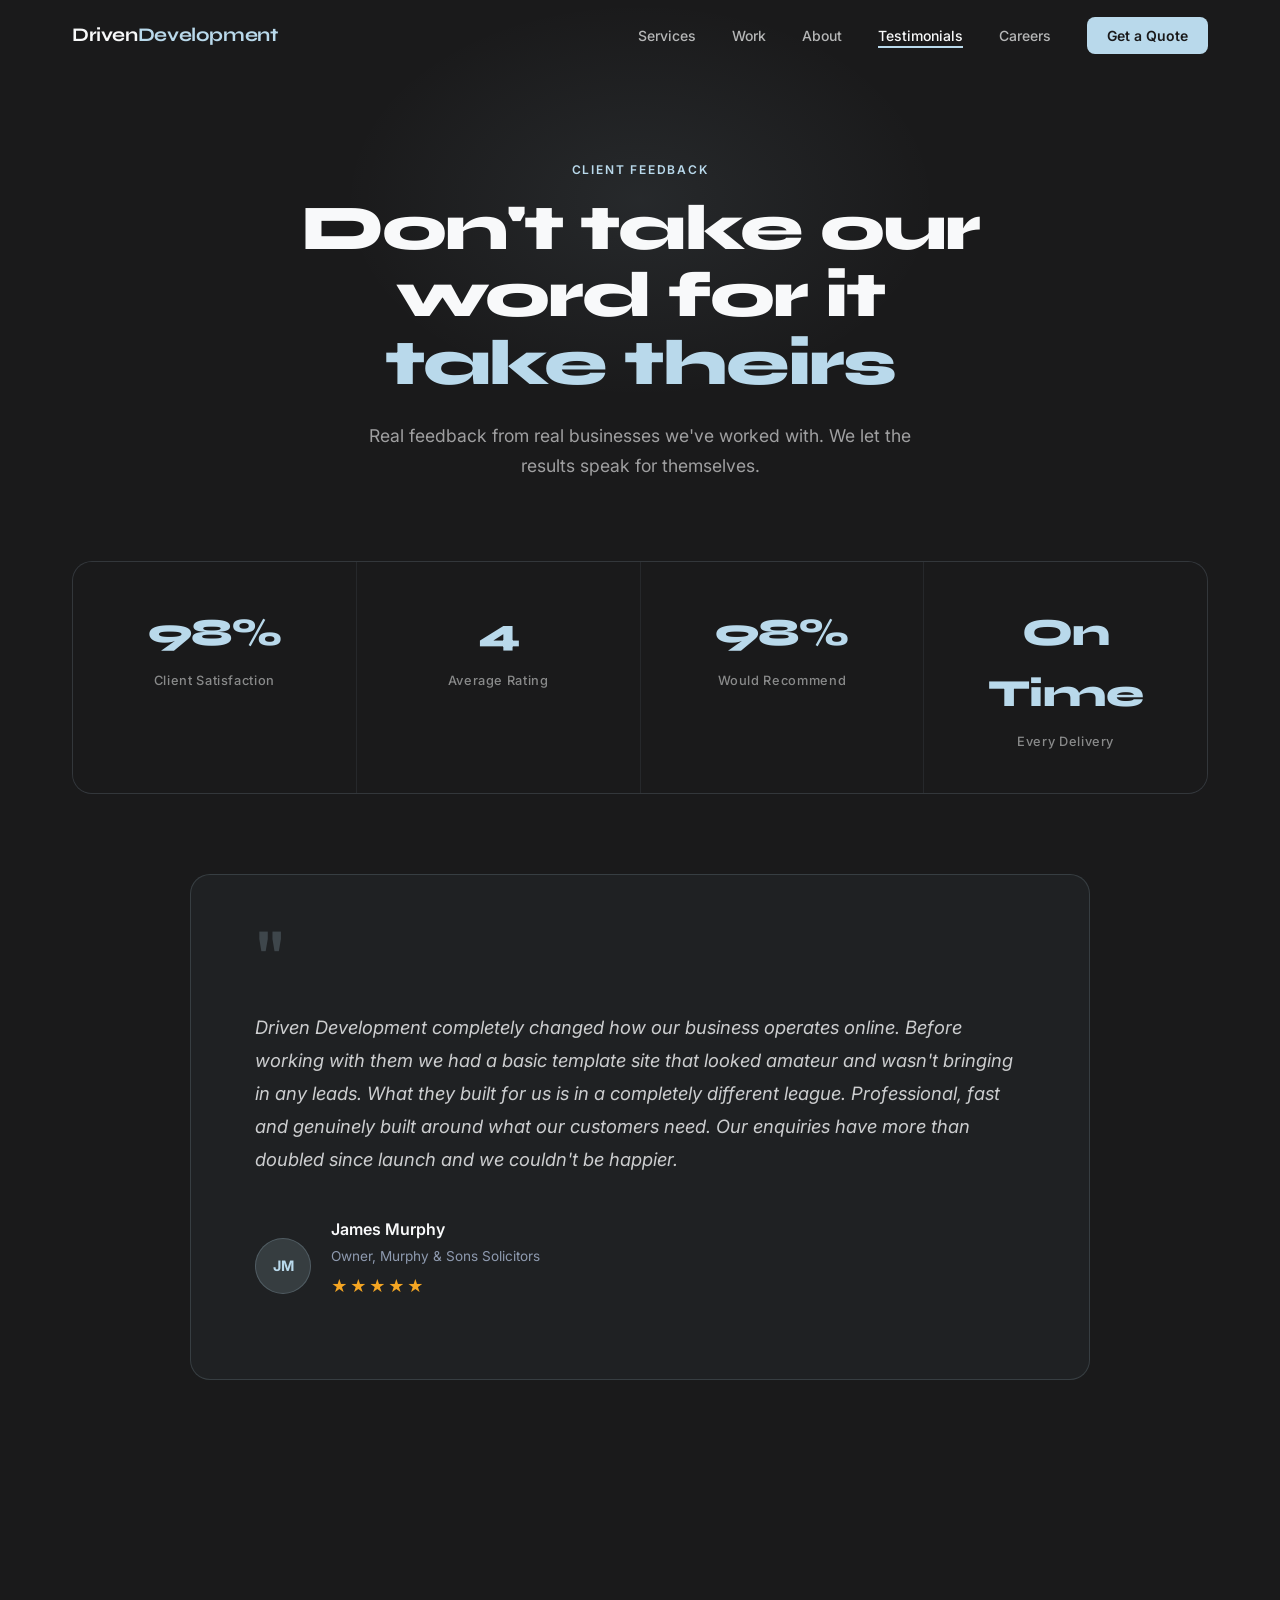
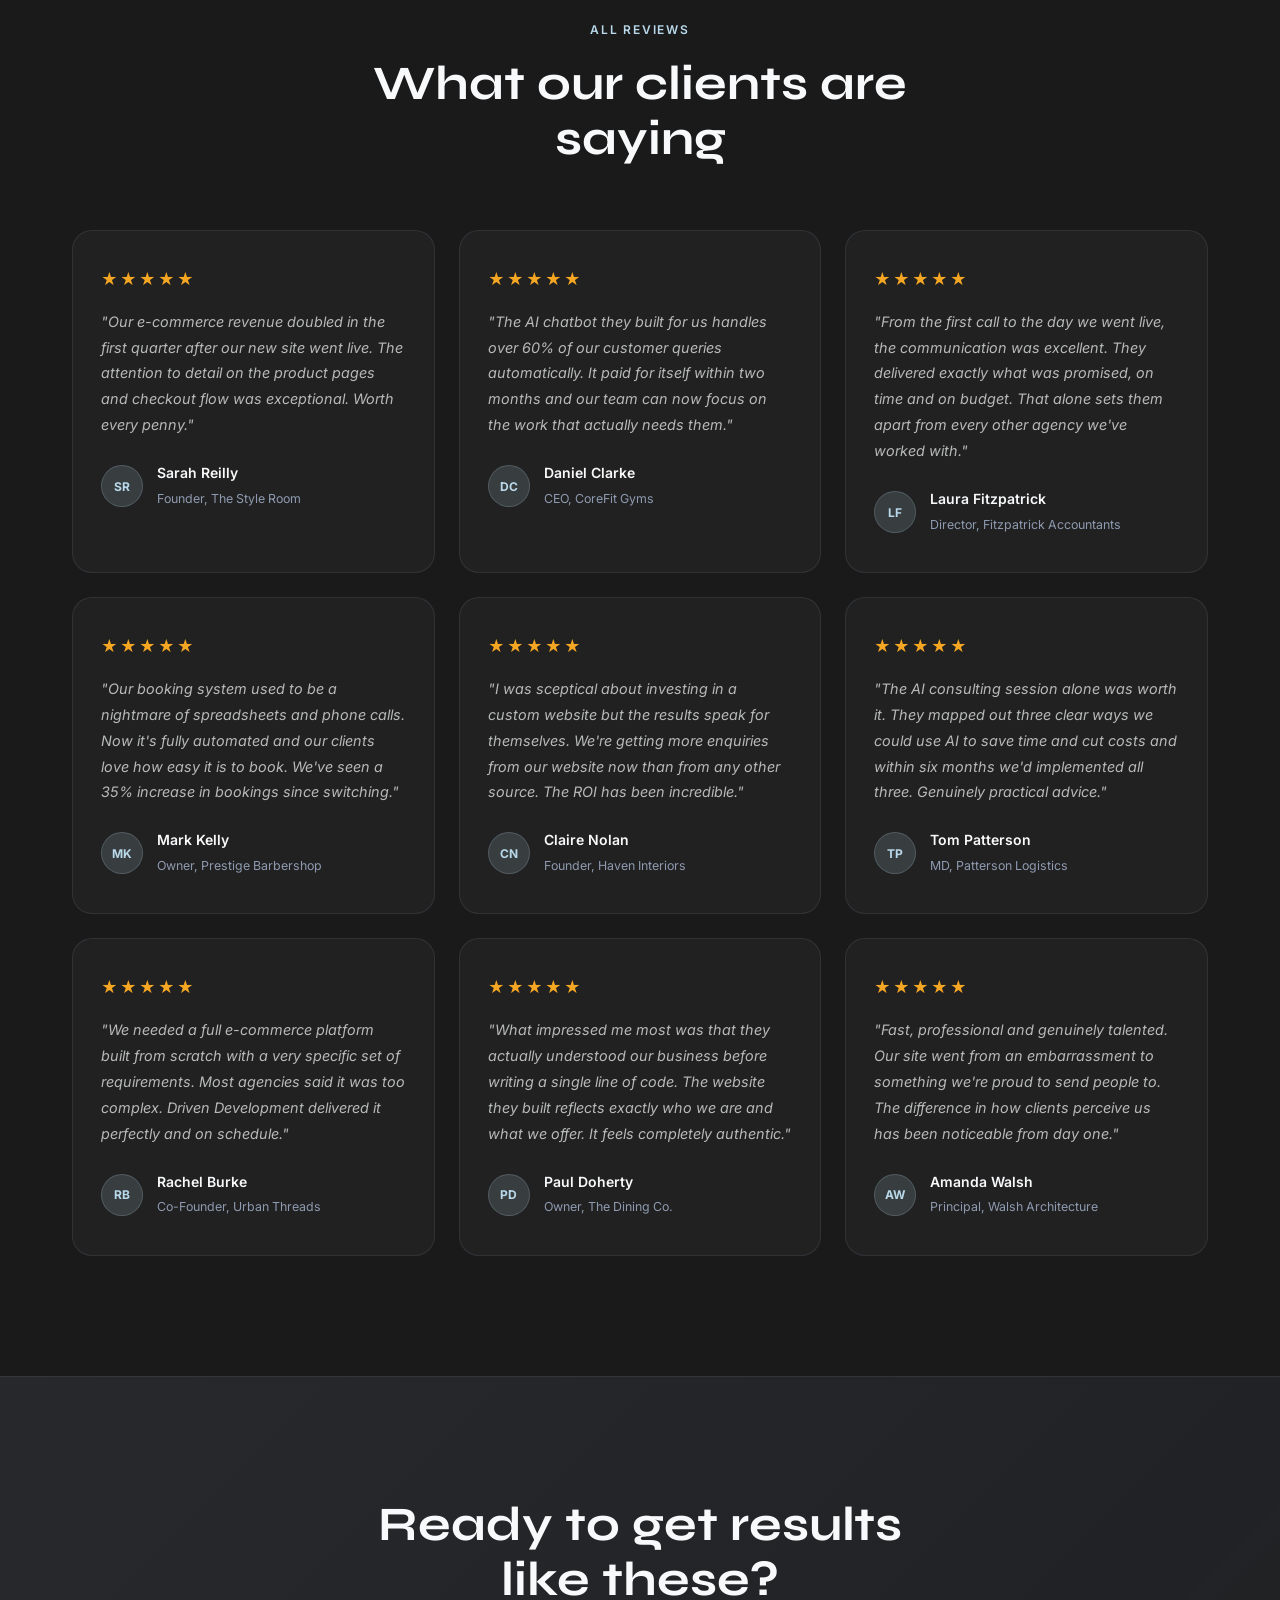
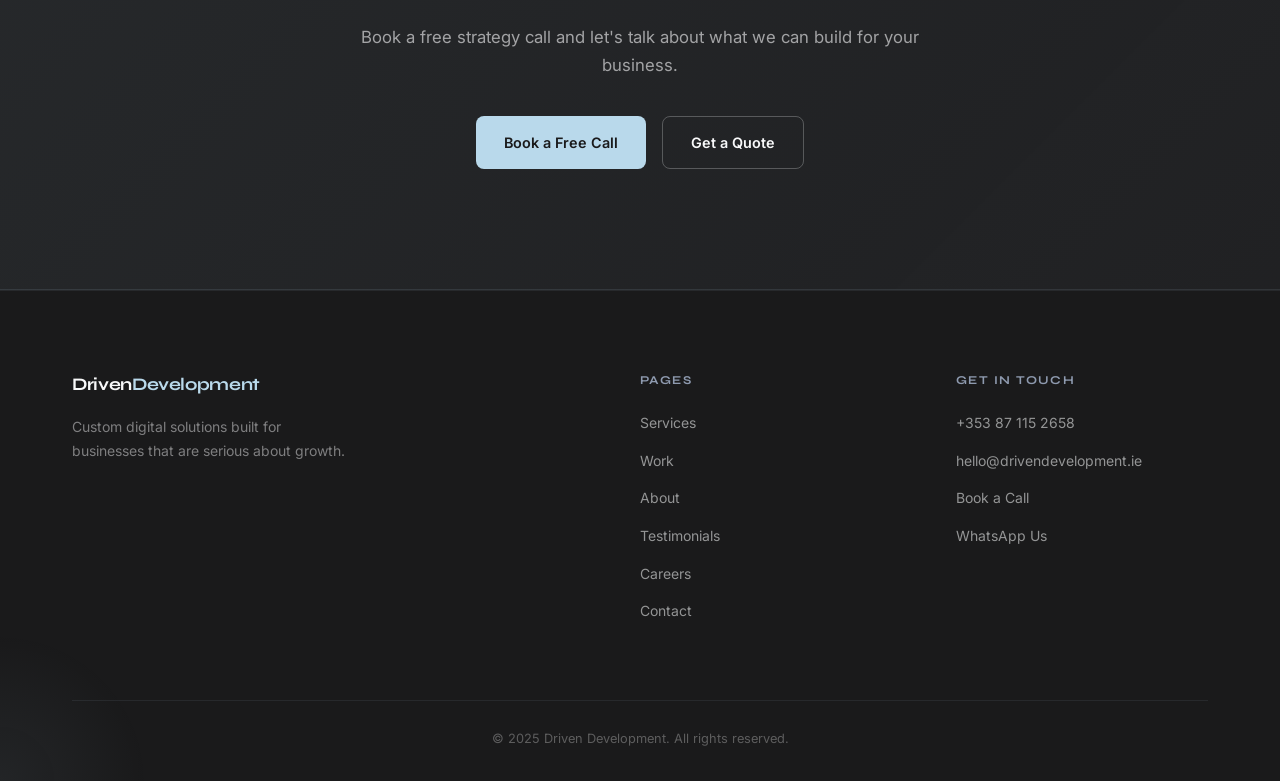
<file: pages/testimonials.html>
<!DOCTYPE html>
<html lang="en">
<head>
  <meta charset="UTF-8" />
  <meta name="viewport" content="width=device-width, initial-scale=1.0" />
  <meta name="description" content="Testimonials — What clients say about Driven Development." />
  <title>Testimonials — Driven Development</title>
  <link rel="stylesheet" href="../style.css" />
  <link rel="stylesheet" href="../pages/pages.css" />
  <link rel="preconnect" href="https://fonts.googleapis.com" />
  <link rel="preconnect" href="https://fonts.gstatic.com" crossorigin />
  <link href="https://fonts.googleapis.com/css2?family=Inter:wght@300;400;500;600;700;800;900&family=Syne:wght@400;500;600;700;800&display=swap" rel="stylesheet" />
</head>
<body>

  <!-- NAVIGATION -->
  <nav class="nav" id="nav">
    <div class="nav__inner">
      <a href="../index.html" class="nav__logo">
        <span class="logo__driven">Driven</span><span class="logo__dev">Development</span>
      </a>
      <ul class="nav__links" id="navLinks">
        <li><a href="services.html">Services</a></li>
        <li><a href="work.html">Work</a></li>
        <li><a href="about.html">About</a></li>
        <li><a href="testimonials.html" class="nav__active">Testimonials</a></li>
        <li><a href="careers.html">Careers</a></li>
        <li><a href="contact.html" class="nav__cta">Get a Quote</a></li>
      </ul>
      <button class="nav__burger" id="burger" aria-label="Open menu">
        <span></span><span></span><span></span>
      </button>
    </div>
  </nav>

  <!-- PAGE HERO -->
  <section class="page-hero">
    <div class="container">
      <div class="page-hero__inner">
        <p class="section__label">Client Feedback</p>
        <h1 class="page-hero__title">Don't take our word for it<br /><span class="hero__accent">take theirs</span></h1>
        <p class="page-hero__sub">Real feedback from real businesses we've worked with. We let the results speak for themselves.</p>
      </div>
    </div>
  </section>

  <!-- STATS STRIP -->
  <section class="testimonial-stats">
    <div class="container">
      <div class="testimonial-stats__grid">
        <div class="testimonial-stat">
          <div class="testimonial-stat__num">100%</div>
          <div class="testimonial-stat__label">Client Satisfaction</div>
        </div>
        <div class="testimonial-stat">
          <div class="testimonial-stat__num">5.0</div>
          <div class="testimonial-stat__label">Average Rating</div>
        </div>
        <div class="testimonial-stat">
          <div class="testimonial-stat__num">100%</div>
          <div class="testimonial-stat__label">Would Recommend</div>
        </div>
        <div class="testimonial-stat">
          <div class="testimonial-stat__num">On Time</div>
          <div class="testimonial-stat__label">Every Delivery</div>
        </div>
      </div>
    </div>
  </section>

  <!-- FEATURED TESTIMONIAL -->
  <section class="testimonial-featured section">
    <div class="container">
      <div class="testimonial-featured__card">
        <div class="testimonial-featured__quote">"</div>
        <p class="testimonial-featured__text">Driven Development completely changed how our business operates online. Before working with them we had a basic template site that looked amateur and wasn't bringing in any leads. What they built for us is in a completely different league. Professional, fast and genuinely built around what our customers need. Our enquiries have more than doubled since launch and we couldn't be happier.</p>
        <div class="testimonial-featured__author">
          <div class="author__avatar author__avatar--lg">JM</div>
          <div>
            <strong>James Murphy</strong>
            <span>Owner, Murphy & Sons Solicitors</span>
            <div class="testimonial__stars">★★★★★</div>
          </div>
        </div>
      </div>
    </div>
  </section>

  <!-- TESTIMONIALS GRID -->
  <section class="testimonials-full section">
    <div class="container">
      <div class="section__header">
        <p class="section__label">All Reviews</p>
        <h2 class="section__title">What our clients are saying</h2>
      </div>
      <div class="testimonials-full__grid">

        <div class="testimonial__card">
          <div class="testimonial__stars">★★★★★</div>
          <p>"Our e-commerce revenue doubled in the first quarter after our new site went live. The attention to detail on the product pages and checkout flow was exceptional. Worth every penny."</p>
          <div class="testimonial__author">
            <div class="author__avatar">SR</div>
            <div>
              <strong>Sarah Reilly</strong>
              <span>Founder, The Style Room</span>
            </div>
          </div>
        </div>

        <div class="testimonial__card">
          <div class="testimonial__stars">★★★★★</div>
          <p>"The AI chatbot they built for us handles over 60% of our customer queries automatically. It paid for itself within two months and our team can now focus on the work that actually needs them."</p>
          <div class="testimonial__author">
            <div class="author__avatar">DC</div>
            <div>
              <strong>Daniel Clarke</strong>
              <span>CEO, CoreFit Gyms</span>
            </div>
          </div>
        </div>

        <div class="testimonial__card">
          <div class="testimonial__stars">★★★★★</div>
          <p>"From the first call to the day we went live, the communication was excellent. They delivered exactly what was promised, on time and on budget. That alone sets them apart from every other agency we've worked with."</p>
          <div class="testimonial__author">
            <div class="author__avatar">LF</div>
            <div>
              <strong>Laura Fitzpatrick</strong>
              <span>Director, Fitzpatrick Accountants</span>
            </div>
          </div>
        </div>

        <div class="testimonial__card">
          <div class="testimonial__stars">★★★★★</div>
          <p>"Our booking system used to be a nightmare of spreadsheets and phone calls. Now it's fully automated and our clients love how easy it is to book. We've seen a 35% increase in bookings since switching."</p>
          <div class="testimonial__author">
            <div class="author__avatar">MK</div>
            <div>
              <strong>Mark Kelly</strong>
              <span>Owner, Prestige Barbershop</span>
            </div>
          </div>
        </div>

        <div class="testimonial__card">
          <div class="testimonial__stars">★★★★★</div>
          <p>"I was sceptical about investing in a custom website but the results speak for themselves. We're getting more enquiries from our website now than from any other source. The ROI has been incredible."</p>
          <div class="testimonial__author">
            <div class="author__avatar">CN</div>
            <div>
              <strong>Claire Nolan</strong>
              <span>Founder, Haven Interiors</span>
            </div>
          </div>
        </div>

        <div class="testimonial__card">
          <div class="testimonial__stars">★★★★★</div>
          <p>"The AI consulting session alone was worth it. They mapped out three clear ways we could use AI to save time and cut costs and within six months we'd implemented all three. Genuinely practical advice."</p>
          <div class="testimonial__author">
            <div class="author__avatar">TP</div>
            <div>
              <strong>Tom Patterson</strong>
              <span>MD, Patterson Logistics</span>
            </div>
          </div>
        </div>

        <div class="testimonial__card">
          <div class="testimonial__stars">★★★★★</div>
          <p>"We needed a full e-commerce platform built from scratch with a very specific set of requirements. Most agencies said it was too complex. Driven Development delivered it perfectly and on schedule."</p>
          <div class="testimonial__author">
            <div class="author__avatar">RB</div>
            <div>
              <strong>Rachel Burke</strong>
              <span>Co-Founder, Urban Threads</span>
            </div>
          </div>
        </div>

        <div class="testimonial__card">
          <div class="testimonial__stars">★★★★★</div>
          <p>"What impressed me most was that they actually understood our business before writing a single line of code. The website they built reflects exactly who we are and what we offer. It feels completely authentic."</p>
          <div class="testimonial__author">
            <div class="author__avatar">PD</div>
            <div>
              <strong>Paul Doherty</strong>
              <span>Owner, The Dining Co.</span>
            </div>
          </div>
        </div>

        <div class="testimonial__card">
          <div class="testimonial__stars">★★★★★</div>
          <p>"Fast, professional and genuinely talented. Our site went from an embarrassment to something we're proud to send people to. The difference in how clients perceive us has been noticeable from day one."</p>
          <div class="testimonial__author">
            <div class="author__avatar">AW</div>
            <div>
              <strong>Amanda Walsh</strong>
              <span>Principal, Walsh Architecture</span>
            </div>
          </div>
        </div>

      </div>
    </div>
  </section>

  <!-- CTA BANNER -->
  <section class="cta-banner">
    <div class="container">
      <div class="cta-banner__inner">
        <h2>Ready to get results like these?</h2>
        <p>Book a free strategy call and let's talk about what we can build for your business.</p>
        <div class="cta-banner__actions">
          <a href="https://calendly.com/callumbyrne250906/strategy-call" target="_blank" class="btn btn--primary">Book a Free Call</a>
          <a href="contact.html" class="btn btn--ghost">Get a Quote</a>
        </div>
      </div>
    </div>
  </section>

  <!-- FOOTER -->
  <footer class="footer">
    <div class="container">
      <div class="footer__inner">
        <div class="footer__brand">
          <a href="../index.html" class="nav__logo">
            <span class="logo__driven">Driven</span><span class="logo__dev">Development</span>
          </a>
          <p>Custom digital solutions built for businesses that are serious about growth.</p>
        </div>
        <div class="footer__links">
          <h4>Pages</h4>
          <ul>
            <li><a href="services.html">Services</a></li>
            <li><a href="work.html">Work</a></li>
            <li><a href="about.html">About</a></li>
            <li><a href="testimonials.html">Testimonials</a></li>
            <li><a href="careers.html">Careers</a></li>
            <li><a href="contact.html">Contact</a></li>
          </ul>
        </div>
        <div class="footer__contact">
          <h4>Get In Touch</h4>
          <ul>
            <li><a href="tel:+353871152658">+353 87 115 2658</a></li>
            <li><a href="mailto:hello@drivendevelopment.ie">hello@drivendevelopment.ie</a></li>
            <li><a href="https://calendly.com/callumbyrne250906/strategy-call" target="_blank">Book a Call</a></li>
            <li><a href="https://wa.me/353871152658" target="_blank">WhatsApp Us</a></li>
          </ul>
        </div>
      </div>
      <div class="footer__bottom">
        <p>© 2025 Driven Development. All rights reserved.</p>
      </div>
    </div>
  </footer>

  <script src="../script.js"></script>
  <script src="../pages/pages.js"></script>
</body>
</html>
</file>
<file: style.css>
/* ============================================
   DRIVEN DEVELOPMENT — MAIN STYLESHEET
   ============================================ */

/* --- RESET & BASE --- */
*, *::before, *::after {
  margin: 0;
  padding: 0;
  box-sizing: border-box;
}

:root {
  --carbon: #1A1A1B;
  --pale-sky: #B9D9EB;
  --lavender: #8E9AAF;
  --cream: #F2E8CF;
  --snow: #F8F9FA;
  --font-main: 'Inter', sans-serif;
  --font-display: 'Syne', sans-serif;
  --transition: 0.3s ease;
  --radius: 12px;
  --radius-lg: 20px;
}

html {
  scroll-behavior: smooth;
  font-size: 16px;
}

body {
  font-family: var(--font-main);
  background-color: var(--carbon);
  color: var(--snow);
  overflow-x: hidden;
  line-height: 1.6;
}

a {
  text-decoration: none;
  color: inherit;
}

ul {
  list-style: none;
}

img {
  max-width: 100%;
  display: block;
}

/* --- UTILITY --- */
.container {
  max-width: 1200px;
  margin: 0 auto;
  padding: 0 2rem;
}

.section {
  padding: 120px 0;
}

.section__header {
  text-align: center;
  margin-bottom: 64px;
}

.section__label {
  font-family: var(--font-main);
  font-size: 0.75rem;
  font-weight: 600;
  letter-spacing: 0.15em;
  text-transform: uppercase;
  color: var(--pale-sky);
  margin-bottom: 16px;
}

.section__title {
  font-family: var(--font-display);
  font-size: clamp(2rem, 4vw, 3rem);
  font-weight: 700;
  color: var(--snow);
  max-width: 640px;
  margin: 0 auto;
  line-height: 1.15;
}

/* --- BUTTONS --- */
.btn {
  display: inline-flex;
  align-items: center;
  gap: 8px;
  padding: 14px 28px;
  border-radius: 8px;
  font-family: var(--font-main);
  font-size: 0.9rem;
  font-weight: 600;
  cursor: pointer;
  transition: all var(--transition);
  border: none;
  white-space: nowrap;
}

.btn--primary {
  background: var(--pale-sky);
  color: var(--carbon);
}

.btn--primary:hover {
  background: var(--snow);
  transform: translateY(-2px);
}

.btn--ghost {
  background: transparent;
  color: var(--snow);
  border: 1.5px solid rgba(248, 249, 250, 0.25);
}

.btn--ghost:hover {
  border-color: var(--pale-sky);
  color: var(--pale-sky);
  transform: translateY(-2px);
}

/* ============================================
   NAVIGATION
   ============================================ */
.nav {
  position: fixed;
  top: 0;
  left: 0;
  right: 0;
  z-index: 1000;
  padding: 20px 0;
  transition: all var(--transition);
}

.nav.scrolled {
  background: rgba(26, 26, 27, 0.92);
  backdrop-filter: blur(20px);
  -webkit-backdrop-filter: blur(20px);
  border-bottom: 1px solid rgba(185, 217, 235, 0.08);
  padding: 14px 0;
}

.nav__inner {
  max-width: 1200px;
  margin: 0 auto;
  padding: 0 2rem;
  display: flex;
  align-items: center;
  justify-content: space-between;
}

.nav__logo {
  font-family: var(--font-display);
  font-size: 1.2rem;
  font-weight: 700;
  letter-spacing: -0.02em;
}

.logo__driven {
  color: var(--snow);
}

.logo__dev {
  color: var(--pale-sky);
}

.nav__links {
  display: flex;
  align-items: center;
  gap: 36px;
}

.nav__links a {
  font-size: 0.875rem;
  font-weight: 500;
  color: rgba(248, 249, 250, 0.7);
  transition: color var(--transition);
  position: relative;
}

.nav__links a::after {
  content: '';
  position: absolute;
  bottom: -4px;
  left: 0;
  width: 0;
  height: 1.5px;
  background: var(--pale-sky);
  transition: width var(--transition);
}

.nav__links a:hover {
  color: var(--snow);
}

.nav__links a:hover::after {
  width: 100%;
}

.nav__cta {
  background: var(--pale-sky) !important;
  color: var(--carbon) !important;
  padding: 10px 20px;
  border-radius: 8px;
  font-weight: 600 !important;
}

.nav__cta::after {
  display: none !important;
}

.nav__cta:hover {
  background: var(--snow) !important;
  color: var(--carbon) !important;
}

.nav__burger {
  display: none;
  flex-direction: column;
  gap: 5px;
  background: none;
  border: none;
  cursor: pointer;
  padding: 4px;
}

.nav__burger span {
  display: block;
  width: 24px;
  height: 2px;
  background: var(--snow);
  transition: all var(--transition);
  border-radius: 2px;
}

/* ============================================
   HERO
   ============================================ */
.hero {
  min-height: 100vh;
  display: grid;
  grid-template-columns: 1fr 1fr;
  align-items: center;
  gap: 80px;
  max-width: 1200px;
  margin: 0 auto;
  padding: 140px 2rem 100px;
}

.hero__tag {
  display: inline-flex;
  align-items: center;
  gap: 8px;
  font-size: 0.75rem;
  font-weight: 600;
  letter-spacing: 0.12em;
  text-transform: uppercase;
  color: var(--pale-sky);
  background: rgba(185, 217, 235, 0.08);
  border: 1px solid rgba(185, 217, 235, 0.2);
  padding: 8px 16px;
  border-radius: 100px;
  margin-bottom: 28px;
}

.hero__heading {
  font-family: var(--font-display);
  font-size: clamp(3rem, 6vw, 5.5rem);
  font-weight: 800;
  line-height: 1.0;
  letter-spacing: -0.03em;
  color: var(--snow);
  margin-bottom: 24px;
}

.hero__accent {
  color: var(--pale-sky);
}

.hero__sub {
  font-size: 1.1rem;
  color: rgba(248, 249, 250, 0.6);
  max-width: 480px;
  line-height: 1.7;
  margin-bottom: 40px;
}

.hero__actions {
  display: flex;
  gap: 16px;
  flex-wrap: wrap;
}

/* Hero Visual */
.hero__visual {
  position: relative;
  height: 500px;
  display: flex;
  align-items: center;
  justify-content: center;
}

.hero__glow {
  position: absolute;
  width: 400px;
  height: 400px;
  background: radial-gradient(circle, rgba(185, 217, 235, 0.12) 0%, transparent 70%);
  border-radius: 50%;
  top: 50%;
  left: 50%;
  transform: translate(-50%, -50%);
  animation: pulse 4s ease-in-out infinite;
}

@keyframes pulse {
  0%, 100% { transform: translate(-50%, -50%) scale(1); opacity: 0.6; }
  50% { transform: translate(-50%, -50%) scale(1.15); opacity: 1; }
}

.hero__card {
  position: absolute;
  background: rgba(248, 249, 250, 0.04);
  border: 1px solid rgba(185, 217, 235, 0.15);
  backdrop-filter: blur(20px);
  border-radius: var(--radius);
  padding: 18px 22px;
  display: flex;
  flex-direction: column;
  gap: 4px;
  animation: float 6s ease-in-out infinite;
}

.hero__card span {
  font-size: 0.72rem;
  color: var(--lavender);
  font-weight: 500;
  letter-spacing: 0.05em;
}

.hero__card strong {
  font-size: 0.95rem;
  color: var(--snow);
  font-weight: 600;
}

.hero__card--1 {
  top: 60px;
  right: 40px;
  animation-delay: 0s;
}

.hero__card--2 {
  top: 50%;
  left: 20px;
  transform: translateY(-50%);
  animation-delay: 1.5s;
}

.hero__card--3 {
  bottom: 80px;
  right: 60px;
  animation-delay: 3s;
}

@keyframes float {
  0%, 100% { transform: translateY(0px); }
  50% { transform: translateY(-12px); }
}

.hero__card--2 {
  animation-name: float2;
}

@keyframes float2 {
  0%, 100% { transform: translateY(-50%) translateX(0px); }
  50% { transform: translateY(calc(-50% - 12px)) translateX(0px); }
}

.card__dot {
  width: 8px;
  height: 8px;
  border-radius: 50%;
  margin-bottom: 4px;
}

.card__dot--green { background: #4ade80; box-shadow: 0 0 8px rgba(74, 222, 128, 0.6); }
.card__dot--blue { background: var(--pale-sky); box-shadow: 0 0 8px rgba(185, 217, 235, 0.6); }
.card__dot--cream { background: var(--cream); box-shadow: 0 0 8px rgba(242, 232, 207, 0.6); }

/* ============================================
   MARQUEE
   ============================================ */
.marquee {
  background: rgba(185, 217, 235, 0.05);
  border-top: 1px solid rgba(185, 217, 235, 0.1);
  border-bottom: 1px solid rgba(185, 217, 235, 0.1);
  padding: 18px 0;
  overflow: hidden;
  white-space: nowrap;
}

.marquee__track {
  display: inline-flex;
  gap: 32px;
  animation: marquee 30s linear infinite;
}

.marquee__track span {
  font-size: 0.8rem;
  font-weight: 500;
  letter-spacing: 0.1em;
  text-transform: uppercase;
  color: var(--lavender);
}

@keyframes marquee {
  from { transform: translateX(0); }
  to { transform: translateX(-50%); }
}

/* ============================================
   SERVICES OVERVIEW
   ============================================ */
.services__grid {
  display: grid;
  grid-template-columns: repeat(3, 1fr);
  gap: 24px;
}

.service__card {
  background: rgba(248, 249, 250, 0.03);
  border: 1px solid rgba(185, 217, 235, 0.1);
  border-radius: var(--radius-lg);
  padding: 36px 28px;
  transition: all var(--transition);
  cursor: default;
}

.service__card:hover {
  background: rgba(185, 217, 235, 0.06);
  border-color: rgba(185, 217, 235, 0.25);
  transform: translateY(-4px);
}

.service__icon {
  width: 48px;
  height: 48px;
  color: var(--pale-sky);
  margin-bottom: 20px;
}

.service__icon svg {
  width: 100%;
  height: 100%;
}

.service__card h3 {
  font-family: var(--font-display);
  font-size: 1.05rem;
  font-weight: 600;
  color: var(--snow);
  margin-bottom: 12px;
}

.service__card p {
  font-size: 0.875rem;
  color: rgba(248, 249, 250, 0.55);
  line-height: 1.7;
  margin-bottom: 20px;
}

.service__link {
  font-size: 0.8rem;
  font-weight: 600;
  color: var(--pale-sky);
  letter-spacing: 0.05em;
  transition: gap var(--transition);
}

.service__link:hover {
  color: var(--snow);
}

/* ============================================
   WHY US
   ============================================ */
.why {
  background: rgba(185, 217, 235, 0.03);
  border-top: 1px solid rgba(185, 217, 235, 0.08);
  border-bottom: 1px solid rgba(185, 217, 235, 0.08);
}

.why__inner {
  display: grid;
  grid-template-columns: 1fr 1fr;
  gap: 100px;
  align-items: center;
}

.why__left .section__label {
  text-align: left;
}

.why__left .section__title {
  text-align: left;
  margin: 0 0 24px;
}

.why__body {
  font-size: 1rem;
  color: rgba(248, 249, 250, 0.6);
  line-height: 1.8;
  margin-bottom: 36px;
}

.why__item {
  display: flex;
  gap: 24px;
  align-items: flex-start;
  margin-bottom: 40px;
}

.why__item:last-child {
  margin-bottom: 0;
}

.why__num {
  font-family: var(--font-display);
  font-size: 0.75rem;
  font-weight: 700;
  color: var(--pale-sky);
  letter-spacing: 0.1em;
  opacity: 0.6;
  padding-top: 4px;
  min-width: 28px;
}

.why__item h4 {
  font-family: var(--font-display);
  font-size: 1rem;
  font-weight: 600;
  color: var(--snow);
  margin-bottom: 8px;
}

.why__item p {
  font-size: 0.875rem;
  color: rgba(248, 249, 250, 0.55);
  line-height: 1.7;
}

/* ============================================
   WORK PREVIEW
   ============================================ */
.work__grid {
  display: grid;
  grid-template-columns: 1.5fr 1fr;
  grid-template-rows: auto auto;
  gap: 20px;
}

.work__item {
  position: relative;
  border-radius: var(--radius-lg);
  overflow: hidden;
  cursor: pointer;
  background: rgba(248, 249, 250, 0.03);
  border: 1px solid rgba(185, 217, 235, 0.1);
  min-height: 280px;
  transition: all var(--transition);
}

.work__item--large {
  grid-row: span 2;
  min-height: 580px;
}

.work__placeholder {
  width: 100%;
  height: 100%;
  display: flex;
  flex-direction: column;
  align-items: center;
  justify-content: center;
  gap: 8px;
  padding: 40px;
  min-height: inherit;
}

.work__placeholder span {
  font-family: var(--font-display);
  font-size: 1.2rem;
  font-weight: 600;
  color: rgba(248, 249, 250, 0.3);
}

.work__placeholder p {
  font-size: 0.8rem;
  color: rgba(248, 249, 250, 0.2);
}

.work__overlay {
  position: absolute;
  bottom: 0;
  left: 0;
  right: 0;
  padding: 28px;
  background: linear-gradient(to top, rgba(26, 26, 27, 0.95), transparent);
  transform: translateY(100%);
  transition: transform var(--transition);
}

.work__item:hover .work__overlay {
  transform: translateY(0);
}

.work__item:hover {
  border-color: rgba(185, 217, 235, 0.25);
}

.work__overlay h3 {
  font-family: var(--font-display);
  font-size: 1.1rem;
  font-weight: 700;
  color: var(--snow);
  margin-bottom: 4px;
}

.work__overlay p {
  font-size: 0.8rem;
  color: var(--pale-sky);
}

.work__cta {
  text-align: center;
  margin-top: 48px;
}

/* ============================================
   TESTIMONIALS STRIP
   ============================================ */
.testimonials__grid {
  display: grid;
  grid-template-columns: repeat(3, 1fr);
  gap: 24px;
}

.testimonial__card {
  background: rgba(248, 249, 250, 0.03);
  border: 1px solid rgba(185, 217, 235, 0.1);
  border-radius: var(--radius-lg);
  padding: 36px 28px;
  transition: all var(--transition);
}

.testimonial__card:hover {
  background: rgba(185, 217, 235, 0.05);
  border-color: rgba(185, 217, 235, 0.2);
  transform: translateY(-4px);
}

.testimonial__stars {
  color: #F5A623;  
   font-size: 1rem;
  letter-spacing: 2px;
  margin-bottom: 16px;
}

.testimonial__card p {
  font-size: 0.9rem;
  color: rgba(248, 249, 250, 0.7);
  line-height: 1.8;
  margin-bottom: 24px;
  font-style: italic;
}

.testimonial__author {
  display: flex;
  align-items: center;
  gap: 14px;
}

.author__avatar {
  width: 42px;
  height: 42px;
  border-radius: 50%;
  background: rgba(185, 217, 235, 0.15);
  border: 1px solid rgba(185, 217, 235, 0.2);
  display: flex;
  align-items: center;
  justify-content: center;
  font-size: 0.75rem;
  font-weight: 700;
  color: var(--pale-sky);
  flex-shrink: 0;
}

.testimonial__author strong {
  display: block;
  font-size: 0.875rem;
  color: var(--snow);
  font-weight: 600;
}

.testimonial__author span {
  font-size: 0.775rem;
  color: var(--lavender);
}

/* ============================================
   CTA BANNER
   ============================================ */
.cta-banner {
  padding: 120px 0;
  background: linear-gradient(135deg, rgba(185, 217, 235, 0.08) 0%, rgba(142, 154, 175, 0.05) 100%);
  border-top: 1px solid rgba(185, 217, 235, 0.1);
  border-bottom: 1px solid rgba(185, 217, 235, 0.1);
}

.cta-banner__inner {
  text-align: center;
  max-width: 600px;
  margin: 0 auto;
}

.cta-banner__inner h2 {
  font-family: var(--font-display);
  font-size: clamp(2rem, 4vw, 3rem);
  font-weight: 700;
  color: var(--snow);
  margin-bottom: 16px;
  line-height: 1.15;
}

.cta-banner__inner p {
  font-size: 1.05rem;
  color: rgba(248, 249, 250, 0.6);
  margin-bottom: 36px;
  line-height: 1.7;
}

.cta-banner__actions {
  display: flex;
  gap: 16px;
  justify-content: center;
  flex-wrap: wrap;
}

/* ============================================
   FOOTER
   ============================================ */
.footer {
  padding: 80px 0 32px;
  border-top: 1px solid rgba(185, 217, 235, 0.08);
}

.footer__inner {
  display: grid;
  grid-template-columns: 2fr 1fr 1fr;
  gap: 64px;
  margin-bottom: 64px;
}

.footer__brand p {
  font-size: 0.875rem;
  color: rgba(248, 249, 250, 0.45);
  line-height: 1.7;
  margin-top: 16px;
  max-width: 280px;
}

.footer__brand .nav__logo {
  font-size: 1.1rem;
}

.footer__links h4,
.footer__contact h4 {
  font-family: var(--font-display);
  font-size: 0.75rem;
  font-weight: 700;
  letter-spacing: 0.12em;
  text-transform: uppercase;
  color: var(--lavender);
  margin-bottom: 20px;
}

.footer__links ul li,
.footer__contact ul li {
  margin-bottom: 12px;
}

.footer__links ul a,
.footer__contact ul a {
  font-size: 0.875rem;
  color: rgba(248, 249, 250, 0.55);
  transition: color var(--transition);
}

.footer__links ul a:hover,
.footer__contact ul a:hover {
  color: var(--pale-sky);
}

.footer__bottom {
  border-top: 1px solid rgba(185, 217, 235, 0.08);
  padding-top: 28px;
  text-align: center;
}

.footer__bottom p {
  font-size: 0.8rem;
  color: rgba(248, 249, 250, 0.3);
}

/* ============================================
   SCROLL ANIMATIONS
   ============================================ */
.reveal {
  opacity: 0;
  transform: translateY(30px);
  transition: opacity 0.7s ease, transform 0.7s ease;
}

.reveal.visible {
  opacity: 1;
  transform: translateY(0);
}

/* ============================================
   RESPONSIVE
   ============================================ */
@media (max-width: 1024px) {
  .services__grid {
    grid-template-columns: repeat(2, 1fr);
  }

  .why__inner {
    gap: 60px;
  }
}

@media (max-width: 768px) {
  .section {
    padding: 80px 0;
  }

  .nav__links {
    display: none;
    position: fixed;
    top: 0;
    left: 0;
    right: 0;
    bottom: 0;
    background: var(--carbon);
    flex-direction: column;
    align-items: center;
    justify-content: center;
    gap: 32px;
    z-index: 999;
  }

  .nav__links.open {
    display: flex;
  }

  .nav__links a {
    font-size: 1.2rem;
  }

  .nav__burger {
    display: flex;
    z-index: 1001;
  }

  .hero {
    grid-template-columns: 1fr;
    padding: 120px 2rem 80px;
    gap: 60px;
    text-align: center;
  }

  .hero__sub {
    margin: 0 auto 40px;
  }

  .hero__actions {
    justify-content: center;
  }

  .hero__visual {
    height: 300px;
  }

  .services__grid {
    grid-template-columns: 1fr;
  }

  .why__inner {
    grid-template-columns: 1fr;
    gap: 60px;
  }

  .work__grid {
    grid-template-columns: 1fr;
  }

  .work__item--large {
    grid-row: span 1;
    min-height: 280px;
  }

  .testimonials__grid {
    grid-template-columns: 1fr;
  }

  .footer__inner {
    grid-template-columns: 1fr;
    gap: 40px;
  }
}

@media (max-width: 480px) {
  .hero__heading {
    font-size: 2.8rem;
  }

  .hero__card {
    display: none;
  }

  .hero__card--1 {
    display: flex;
    top: 20px;
    right: 10px;
  }
}

/* --- WORK PREVIEW IMAGE FIX --- */
.work__item {
  position: relative;
  overflow: hidden;
  display: block;
  text-decoration: none;
}

.work__item:hover .work__overlay {
  opacity: 1;
}
</file>
<file: pages/pages.css>
/* ============================================
   DRIVEN DEVELOPMENT — PAGES STYLESHEET
   ============================================ */

/* --- PAGE HERO --- */
.page-hero {
  padding: 160px 0 80px;
  text-align: center;
  position: relative;
  overflow: hidden;
}

.page-hero::before {
  content: '';
  position: absolute;
  top: 0;
  left: 50%;
  transform: translateX(-50%);
  width: 600px;
  height: 400px;
  background: radial-gradient(ellipse, rgba(185, 217, 235, 0.08) 0%, transparent 70%);
  pointer-events: none;
}

.page-hero__inner {
  position: relative;
  z-index: 1;
  max-width: 760px;
  margin: 0 auto;
}

.page-hero__title {
  font-family: var(--font-display);
  font-size: clamp(2.5rem, 5vw, 4.5rem);
  font-weight: 800;
  line-height: 1.05;
  letter-spacing: -0.03em;
  color: var(--snow);
  margin: 16px 0 24px;
}

.page-hero__sub {
  font-size: 1.1rem;
  color: rgba(248, 249, 250, 0.6);
  line-height: 1.7;
  max-width: 580px;
  margin: 0 auto;
}

/* --- NAV ACTIVE STATE --- */
.nav__active {
  color: var(--snow) !important;
}

.nav__active::after {
  width: 100% !important;
}

/* ============================================
   SERVICES PAGE
   ============================================ */
.service-detail__inner {
  display: grid;
  grid-template-columns: 1fr 1fr;
  gap: 100px;
  align-items: center;
}

.service-detail__inner--reverse {
  direction: rtl;
}

.service-detail__inner--reverse > * {
  direction: ltr;
}

.service-detail__title {
  font-family: var(--font-display);
  font-size: clamp(1.8rem, 3vw, 2.6rem);
  font-weight: 700;
  color: var(--snow);
  margin: 12px 0 20px;
  line-height: 1.15;
  letter-spacing: -0.02em;
}

.service-detail__body {
  font-size: 1rem;
  color: rgba(248, 249, 250, 0.6);
  line-height: 1.8;
  margin-bottom: 16px;
}

.service-detail__list {
  list-style: none;
  margin: 24px 0 36px;
}

.service-detail__list li {
  font-size: 0.9rem;
  color: rgba(248, 249, 250, 0.7);
  padding: 10px 0;
  border-bottom: 1px solid rgba(185, 217, 235, 0.08);
  display: flex;
  align-items: center;
  gap: 12px;
}

.service-detail__list li::before {
  content: '';
  width: 6px;
  height: 6px;
  border-radius: 50%;
  background: var(--pale-sky);
  flex-shrink: 0;
}

.service-detail__right {
  display: flex;
  align-items: center;
  justify-content: center;
}

.service-detail__visual {
  position: relative;
  width: 360px;
  height: 360px;
  display: flex;
  align-items: center;
  justify-content: center;
  background: rgba(185, 217, 235, 0.03);
  border: 1px solid rgba(185, 217, 235, 0.1);
  border-radius: var(--radius-lg);
}

.visual__icon {
  width: 120px;
  height: 120px;
  color: rgba(185, 217, 235, 0.25);
}

.visual__icon svg {
  width: 100%;
  height: 100%;
}

.visual__tag {
  position: absolute;
  background: rgba(26, 26, 27, 0.9);
  border: 1px solid rgba(185, 217, 235, 0.15);
  backdrop-filter: blur(20px);
  border-radius: var(--radius);
  padding: 14px 18px;
  display: flex;
  flex-direction: column;
  gap: 4px;
  min-width: 160px;
}

.visual__tag span {
  font-size: 0.7rem;
  color: var(--lavender);
  font-weight: 500;
  letter-spacing: 0.05em;
}

.visual__tag strong {
  font-size: 0.875rem;
  color: var(--snow);
  font-weight: 600;
}

.visual__tag--top {
  top: -20px;
  right: -20px;
}

.visual__tag--bottom {
  bottom: -20px;
  left: -20px;
}

.section-divider {
  height: 1px;
  background: rgba(185, 217, 235, 0.08);
  max-width: 1200px;
  margin: 0 auto;
}

/* ============================================
   WORK PAGE
   ============================================ */
.work-filter {
  padding: 0 0 48px;
}

.filter__tabs {
  display: flex;
  gap: 12px;
  flex-wrap: wrap;
}

.filter__btn {
  padding: 10px 22px;
  border-radius: 100px;
  font-family: var(--font-main);
  font-size: 0.85rem;
  font-weight: 500;
  cursor: pointer;
  transition: all var(--transition);
  border: 1.5px solid rgba(185, 217, 235, 0.15);
  background: transparent;
  color: rgba(248, 249, 250, 0.55);
}

.filter__btn:hover {
  border-color: rgba(185, 217, 235, 0.35);
  color: var(--snow);
}

.filter__btn.active {
  background: var(--pale-sky);
  border-color: var(--pale-sky);
  color: var(--carbon);
}

.projects__grid {
  display: grid;
  grid-template-columns: repeat(3, 1fr);
  gap: 28px;
}

.project__card {
  background: rgba(248, 249, 250, 0.03);
  border: 1px solid rgba(185, 217, 235, 0.1);
  border-radius: var(--radius-lg);
  overflow: hidden;
  transition: all var(--transition);
}

.project__card:hover {
  border-color: rgba(185, 217, 235, 0.25);
  transform: translateY(-4px);
}

.project__card.hidden {
  display: none;
}

.project__visual {
  position: relative;
  height: 220px;
  overflow: hidden;
}

.project__placeholder {
  width: 100%;
  height: 100%;
  display: flex;
  flex-direction: column;
  align-items: center;
  justify-content: center;
  gap: 12px;
  background: rgba(185, 217, 235, 0.03);
}

.project__placeholder svg {
  width: 48px;
  height: 48px;
  color: rgba(185, 217, 235, 0.2);
}

.project__placeholder span {
  font-size: 0.8rem;
  color: rgba(248, 249, 250, 0.25);
  font-weight: 500;
}

.project__overlay {
  position: absolute;
  inset: 0;
  background: rgba(26, 26, 27, 0.85);
  display: flex;
  align-items: center;
  justify-content: center;
  opacity: 0;
  transition: opacity var(--transition);
}

.project__card:hover .project__overlay {
  opacity: 1;
}

.project__info {
  padding: 24px;
}

.project__tags {
  display: flex;
  gap: 8px;
  flex-wrap: wrap;
  margin-bottom: 12px;
}

.project__tag {
  font-size: 0.7rem;
  font-weight: 600;
  letter-spacing: 0.08em;
  text-transform: uppercase;
  color: var(--pale-sky);
  background: rgba(185, 217, 235, 0.08);
  border: 1px solid rgba(185, 217, 235, 0.15);
  padding: 4px 10px;
  border-radius: 100px;
}

.project__info h3 {
  font-family: var(--font-display);
  font-size: 1.05rem;
  font-weight: 600;
  color: var(--snow);
  margin-bottom: 8px;
}

.project__info p {
  font-size: 0.85rem;
  color: rgba(248, 249, 250, 0.55);
  line-height: 1.7;
}

/* ============================================
   ABOUT PAGE
   ============================================ */
.about-story__inner {
  display: flex;
  flex-direction: column;
  align-items: center;
}

.about-story__right {
  max-width: 860px;
  width: 100%;
  margin: 0 auto;
  text-align: center;
}

.about-story__title {
  font-family: var(--font-display);
  font-size: clamp(1.6rem, 2.5vw, 2.2rem);
  font-weight: 700;
  color: var(--snow);
  margin: 12px 0 24px;
  line-height: 1.2;
  letter-spacing: -0.02em;
  text-align: center;
}

.about-story__body {
  font-size: 1rem;
  color: rgba(248, 249, 250, 0.6);
  line-height: 1.8;
  margin-bottom: 16px;
  text-align: center;
}

.about-story__photo {
  width: 100%;
  aspect-ratio: 3/4;
  border-radius: var(--radius-lg);
  overflow: hidden;
  background: rgba(185, 217, 235, 0.04);
  border: 1px solid rgba(185, 217, 235, 0.1);
}

.about-photo__placeholder {
  width: 100%;
  height: 100%;
  display: flex;
  flex-direction: column;
  align-items: center;
  justify-content: center;
  gap: 16px;
}

.about-photo__placeholder svg {
  width: 80px;
  height: 80px;
  color: rgba(185, 217, 235, 0.15);
}

.about-photo__placeholder span {
  font-size: 0.8rem;
  color: rgba(248, 249, 250, 0.2);
  letter-spacing: 0.08em;
  text-transform: uppercase;
}

.values__grid {
  display: grid;
  grid-template-columns: repeat(3, 1fr);
  gap: 24px;
}

.value__card {
  background: rgba(248, 249, 250, 0.03);
  border: 1px solid rgba(185, 217, 235, 0.1);
  border-radius: var(--radius-lg);
  padding: 36px 28px;
  transition: all var(--transition);
}

.value__card:hover {
  background: rgba(185, 217, 235, 0.05);
  border-color: rgba(185, 217, 235, 0.2);
  transform: translateY(-4px);
}

.value__num {
  font-family: var(--font-display);
  font-size: 0.7rem;
  font-weight: 700;
  letter-spacing: 0.12em;
  color: var(--pale-sky);
  opacity: 0.5;
  margin-bottom: 16px;
}

.value__card h3 {
  font-family: var(--font-display);
  font-size: 1rem;
  font-weight: 600;
  color: var(--snow);
  margin-bottom: 12px;
}

.value__card p {
  font-size: 0.875rem;
  color: rgba(248, 249, 250, 0.55);
  line-height: 1.7;
}

.process__steps {
  max-width: 760px;
  margin: 0 auto;
}

.process__step {
  display: flex;
  gap: 32px;
  align-items: flex-start;
}

.process__step-num {
  width: 52px;
  height: 52px;
  border-radius: 50%;
  background: rgba(185, 217, 235, 0.08);
  border: 1px solid rgba(185, 217, 235, 0.2);
  display: flex;
  align-items: center;
  justify-content: center;
  font-family: var(--font-display);
  font-size: 0.8rem;
  font-weight: 700;
  color: var(--pale-sky);
  flex-shrink: 0;
}

.process__step-content {
  padding-top: 12px;
  padding-bottom: 8px;
}

.process__step-content h3 {
  font-family: var(--font-display);
  font-size: 1.05rem;
  font-weight: 600;
  color: var(--snow);
  margin-bottom: 10px;
}

.process__step-content p {
  font-size: 0.9rem;
  color: rgba(248, 249, 250, 0.6);
  line-height: 1.8;
}

.process__connector {
  width: 1px;
  height: 48px;
  background: rgba(185, 217, 235, 0.12);
  margin-left: 25px;
}

.about-stats {
  background: rgba(185, 217, 235, 0.03);
  border-top: 1px solid rgba(185, 217, 235, 0.08);
  border-bottom: 1px solid rgba(185, 217, 235, 0.08);
}

.stats__grid {
  display: grid;
  grid-template-columns: repeat(4, 1fr);
  gap: 24px;
}

.stat__card {
  text-align: center;
  padding: 48px 24px;
  border-right: 1px solid rgba(185, 217, 235, 0.08);
}

.stat__card:last-child {
  border-right: none;
}

.stat__num {
  font-family: var(--font-display);
  font-size: clamp(2rem, 3vw, 3rem);
  font-weight: 800;
  color: var(--pale-sky);
  letter-spacing: -0.02em;
  margin-bottom: 8px;
}

.stat__label {
  font-size: 0.875rem;
  font-weight: 600;
  color: var(--snow);
  margin-bottom: 8px;
}

.stat__card p {
  font-size: 0.8rem;
  color: rgba(248, 249, 250, 0.4);
  line-height: 1.6;
}

/* ============================================
   TESTIMONIALS PAGE
   ============================================ */
.testimonial-stats {
  padding: 0 0 80px;
}

.testimonial-stats__grid {
  display: grid;
  grid-template-columns: repeat(4, 1fr);
  gap: 1px;
  background: rgba(185, 217, 235, 0.08);
  border: 1px solid rgba(185, 217, 235, 0.08);
  border-radius: var(--radius-lg);
  overflow: hidden;
}

.testimonial-stat {
  background: var(--carbon);
  padding: 40px 32px;
  text-align: center;
}

.testimonial-stat__num {
  font-family: var(--font-display);
  font-size: clamp(1.8rem, 3vw, 2.5rem);
  font-weight: 800;
  color: var(--pale-sky);
  letter-spacing: -0.02em;
  margin-bottom: 8px;
}

.testimonial-stat__label {
  font-size: 0.8rem;
  color: rgba(248, 249, 250, 0.5);
  font-weight: 500;
  letter-spacing: 0.05em;
}

.testimonial-featured {
  padding-top: 0;
}

.testimonial-featured__card {
  background: rgba(185, 217, 235, 0.04);
  border: 1px solid rgba(185, 217, 235, 0.15);
  border-radius: var(--radius-lg);
  padding: 64px;
  position: relative;
  max-width: 900px;
  margin: 0 auto;
}

.testimonial-featured__quote {
  font-family: var(--font-display);
  font-size: 6rem;
  line-height: 0.5;
  color: var(--pale-sky);
  opacity: 0.2;
  margin-bottom: 24px;
}

.testimonial-featured__text {
  font-size: 1.15rem;
  color: rgba(248, 249, 250, 0.8);
  line-height: 1.8;
  font-style: italic;
  margin-bottom: 40px;
}

.testimonial-featured__author {
  display: flex;
  align-items: center;
  gap: 20px;
}

.author__avatar--lg {
  width: 56px !important;
  height: 56px !important;
  font-size: 0.9rem !important;
}

.testimonial-featured__author strong {
  display: block;
  font-size: 1rem;
  color: var(--snow);
  font-weight: 600;
  margin-bottom: 4px;
}

.testimonial-featured__author span {
  font-size: 0.85rem;
  color: var(--lavender);
  display: block;
  margin-bottom: 6px;
}

.testimonials-full__grid {
  display: grid;
  grid-template-columns: repeat(3, 1fr);
  gap: 24px;
}

/* ============================================
   CAREERS PAGE
   ============================================ */
.careers-why__grid {
  display: grid;
  grid-template-columns: repeat(4, 1fr);
  gap: 24px;
}

.careers-why__card {
  background: rgba(248, 249, 250, 0.03);
  border: 1px solid rgba(185, 217, 235, 0.1);
  border-radius: var(--radius-lg);
  padding: 32px 24px;
  transition: all var(--transition);
}

.careers-why__card:hover {
  background: rgba(185, 217, 235, 0.05);
  border-color: rgba(185, 217, 235, 0.2);
  transform: translateY(-4px);
}

.careers-why__card h3 {
  font-family: var(--font-display);
  font-size: 1rem;
  font-weight: 600;
  color: var(--snow);
  margin: 16px 0 10px;
}

.careers-why__card p {
  font-size: 0.85rem;
  color: rgba(248, 249, 250, 0.55);
  line-height: 1.7;
}

.roles__list {
  display: flex;
  flex-direction: column;
  gap: 16px;
  max-width: 860px;
  margin: 0 auto;
}

.role__card {
  background: rgba(248, 249, 250, 0.03);
  border: 1px solid rgba(185, 217, 235, 0.1);
  border-radius: var(--radius-lg);
  overflow: hidden;
  transition: border-color var(--transition);
}

.role__card.open {
  border-color: rgba(185, 217, 235, 0.25);
}

.role__header {
  display: flex;
  align-items: center;
  justify-content: space-between;
  padding: 28px 32px;
  cursor: pointer;
}

.role__tag {
  display: inline-block;
  font-size: 0.7rem;
  font-weight: 600;
  letter-spacing: 0.1em;
  text-transform: uppercase;
  color: var(--pale-sky);
  background: rgba(185, 217, 235, 0.08);
  border: 1px solid rgba(185, 217, 235, 0.15);
  padding: 4px 10px;
  border-radius: 100px;
  margin-bottom: 8px;
}

.role__info h3 {
  font-family: var(--font-display);
  font-size: 1.1rem;
  font-weight: 600;
  color: var(--snow);
  margin-bottom: 6px;
}

.role__meta {
  font-size: 0.8rem;
  color: var(--lavender);
}

.role__toggle {
  width: 36px;
  height: 36px;
  border-radius: 50%;
  background: rgba(185, 217, 235, 0.06);
  border: 1px solid rgba(185, 217, 235, 0.15);
  display: flex;
  align-items: center;
  justify-content: center;
  cursor: pointer;
  transition: all var(--transition);
  flex-shrink: 0;
  color: var(--lavender);
}

.role__toggle svg {
  width: 16px;
  height: 16px;
  transition: transform var(--transition);
}

.role__card.open .role__toggle svg {
  transform: rotate(180deg);
}

.role__toggle:hover {
  background: rgba(185, 217, 235, 0.12);
  color: var(--snow);
}

.role__body {
  display: none;
  padding: 0 32px 32px;
  border-top: 1px solid rgba(185, 217, 235, 0.08);
}

.role__card.open .role__body {
  display: block;
}

.role__body p {
  font-size: 0.9rem;
  color: rgba(248, 249, 250, 0.6);
  line-height: 1.8;
  margin: 24px 0 20px;
}

.role__body h4 {
  font-family: var(--font-display);
  font-size: 0.85rem;
  font-weight: 700;
  color: var(--snow);
  letter-spacing: 0.05em;
  text-transform: uppercase;
  margin: 24px 0 12px;
}

.role__body ul {
  margin-bottom: 16px;
}

.role__body ul li {
  font-size: 0.875rem;
  color: rgba(248, 249, 250, 0.6);
  padding: 8px 0;
  border-bottom: 1px solid rgba(185, 217, 235, 0.06);
  display: flex;
  align-items: center;
  gap: 12px;
}

.role__body ul li::before {
  content: '';
  width: 5px;
  height: 5px;
  border-radius: 50%;
  background: var(--pale-sky);
  flex-shrink: 0;
}

.role__body .btn {
  margin-top: 24px;
}

/* ============================================
   FORMS — SHARED
   ============================================ */
.form__wrapper {
  max-width: 760px;
  margin: 0 auto;
}

.form__row {
  display: grid;
  grid-template-columns: 1fr 1fr;
  gap: 20px;
}

.form__group {
  display: flex;
  flex-direction: column;
  gap: 8px;
  margin-bottom: 20px;
}

.form__group label {
  font-size: 0.85rem;
  font-weight: 500;
  color: rgba(248, 249, 250, 0.7);
  letter-spacing: 0.02em;
}

.form__group label span {
  color: var(--pale-sky);
}

.form__group input,
.form__group select,
.form__group textarea {
  background: rgba(248, 249, 250, 0.04);
  border: 1px solid rgba(185, 217, 235, 0.15);
  border-radius: 8px;
  padding: 14px 16px;
  font-family: var(--font-main);
  font-size: 0.9rem;
  color: var(--snow);
  transition: border-color var(--transition);
  outline: none;
  width: 100%;
}

.form__group input::placeholder,
.form__group textarea::placeholder {
  color: rgba(248, 249, 250, 0.25);
}

.form__group input:focus,
.form__group select:focus,
.form__group textarea:focus {
  border-color: rgba(185, 217, 235, 0.4);
  background: rgba(185, 217, 235, 0.05);
}

.form__group select {
  cursor: pointer;
  appearance: none;
  background-image: url("data:image/svg+xml,%3Csvg xmlns='http://www.w3.org/2000/svg' width='12' height='12' viewBox='0 0 24 24' fill='none' stroke='%238E9AAF' stroke-width='2'%3E%3Cpolyline points='6 9 12 15 18 9'/%3E%3C/svg%3E");
  background-repeat: no-repeat;
  background-position: right 16px center;
  padding-right: 40px;
}

.form__group select option {
  background: #1A1A1B;
  color: var(--snow);
}

.form__group textarea {
  resize: vertical;
  min-height: 120px;
}

.btn--full {
  width: 100%;
  justify-content: center;
}

.form__success {
  display: none;
  align-items: center;
  gap: 12px;
  margin-top: 20px;
  padding: 16px 20px;
  background: rgba(74, 222, 128, 0.06);
  border: 1px solid rgba(74, 222, 128, 0.2);
  border-radius: 8px;
}

.form__success.visible {
  display: flex;
}

.form__success p {
  font-size: 0.875rem;
  color: rgba(248, 249, 250, 0.7);
}

/* ============================================
   CONTACT PAGE
   ============================================ */
.contact-methods__grid {
  display: grid;
  grid-template-columns: repeat(4, 1fr);
  gap: 20px;
  margin-bottom: 0;
}

.contact-method__card {
  background: rgba(248, 249, 250, 0.03);
  border: 1px solid rgba(185, 217, 235, 0.1);
  border-radius: var(--radius-lg);
  padding: 32px 24px;
  transition: all var(--transition);
  display: flex;
  flex-direction: column;
  gap: 8px;
  cursor: pointer;
}

.contact-method__card:hover {
  background: rgba(185, 217, 235, 0.06);
  border-color: rgba(185, 217, 235, 0.25);
  transform: translateY(-4px);
}

.contact-method__icon {
  width: 44px;
  height: 44px;
  color: var(--pale-sky);
  margin-bottom: 8px;
}

.contact-method__icon svg {
  width: 100%;
  height: 100%;
}

.contact-method__card h3 {
  font-family: var(--font-display);
  font-size: 1rem;
  font-weight: 600;
  color: var(--snow);
}

.contact-method__card p {
  font-size: 0.825rem;
  color: rgba(248, 249, 250, 0.5);
  line-height: 1.6;
}

.contact-method__link {
  font-size: 0.8rem;
  font-weight: 600;
  color: var(--pale-sky);
  margin-top: 4px;
}

.quote-form__inner {
  display: grid;
  grid-template-columns: 1fr 1.5fr;
  gap: 80px;
  align-items: flex-start;
}

.quote-form__title {
  font-family: var(--font-display);
  font-size: clamp(1.6rem, 2.5vw, 2.2rem);
  font-weight: 700;
  color: var(--snow);
  margin: 12px 0 20px;
  line-height: 1.2;
  letter-spacing: -0.02em;
}

.quote-form__body {
  font-size: 0.95rem;
  color: rgba(248, 249, 250, 0.6);
  line-height: 1.8;
  margin-bottom: 32px;
}

.quote-form__info {
  display: flex;
  flex-direction: column;
  gap: 14px;
  margin-bottom: 40px;
}

.quote-info__item {
  display: flex;
  align-items: center;
  gap: 12px;
  font-size: 0.875rem;
  color: rgba(248, 249, 250, 0.6);
}

.quote-form__direct {
  border-top: 1px solid rgba(185, 217, 235, 0.08);
  padding-top: 32px;
}

.quote-form__direct h4 {
  font-size: 0.8rem;
  font-weight: 600;
  letter-spacing: 0.08em;
  text-transform: uppercase;
  color: var(--lavender);
  margin-bottom: 16px;
}

.quote-form__direct a {
  display: block;
  font-size: 0.9rem;
  color: rgba(248, 249, 250, 0.6);
  margin-bottom: 8px;
  transition: color var(--transition);
}

.quote-form__direct a:hover {
  color: var(--pale-sky);
}

/* ============================================
   RESPONSIVE — PAGES
   ============================================ */
@media (max-width: 1024px) {
  .service-detail__inner {
    gap: 60px;
  }

  .careers-why__grid {
    grid-template-columns: repeat(2, 1fr);
  }

  .contact-methods__grid {
    grid-template-columns: repeat(2, 1fr);
  }

  .stats__grid {
    grid-template-columns: repeat(2, 1fr);
  }

  .stat__card {
    border-right: none;
    border-bottom: 1px solid rgba(185, 217, 235, 0.08);
  }

  .testimonial-stats__grid {
    grid-template-columns: repeat(2, 1fr);
  }
}

@media (max-width: 768px) {
  .page-hero {
    padding: 120px 0 60px;
  }

  .service-detail__inner {
    grid-template-columns: 1fr;
    gap: 48px;
  }

  .service-detail__inner--reverse {
    direction: ltr;
  }

  .service-detail__visual {
    width: 100%;
    height: 280px;
  }

  .projects__grid {
    grid-template-columns: 1fr;
  }

  .about-story__inner {
    grid-template-columns: 1fr;
    gap: 48px;
  }

  .about-story__photo {
    aspect-ratio: 4/3;
  }

  .values__grid {
    grid-template-columns: 1fr;
  }

  .testimonials-full__grid {
    grid-template-columns: 1fr;
  }

  .testimonial-featured__card {
    padding: 40px 28px;
  }

  .careers-why__grid {
    grid-template-columns: 1fr;
  }

  .contact-methods__grid {
    grid-template-columns: 1fr 1fr;
  }

  .quote-form__inner {
    grid-template-columns: 1fr;
    gap: 48px;
  }

  .form__row {
    grid-template-columns: 1fr;
  }

  .stats__grid {
    grid-template-columns: 1fr 1fr;
  }

  .role__header {
    padding: 20px 24px;
  }

  .role__body {
    padding: 0 24px 24px;
  }
}

@media (max-width: 480px) {
  .contact-methods__grid {
    grid-template-columns: 1fr;
  }

  .filter__tabs {
    gap: 8px;
  }

  .filter__btn {
    padding: 8px 16px;
    font-size: 0.8rem;
  }
}

/* --- SERVICE VISUAL IMAGE --- */
.service-detail__visual--img {
  position: relative;
  padding: 0;
  background: none;
  border: none;
}

.service-detail__visual--img img {
  width: 100%;
  height: 100%;
  object-fit: cover;
  border-radius: var(--radius-lg);
  display: block;
}
</file>
